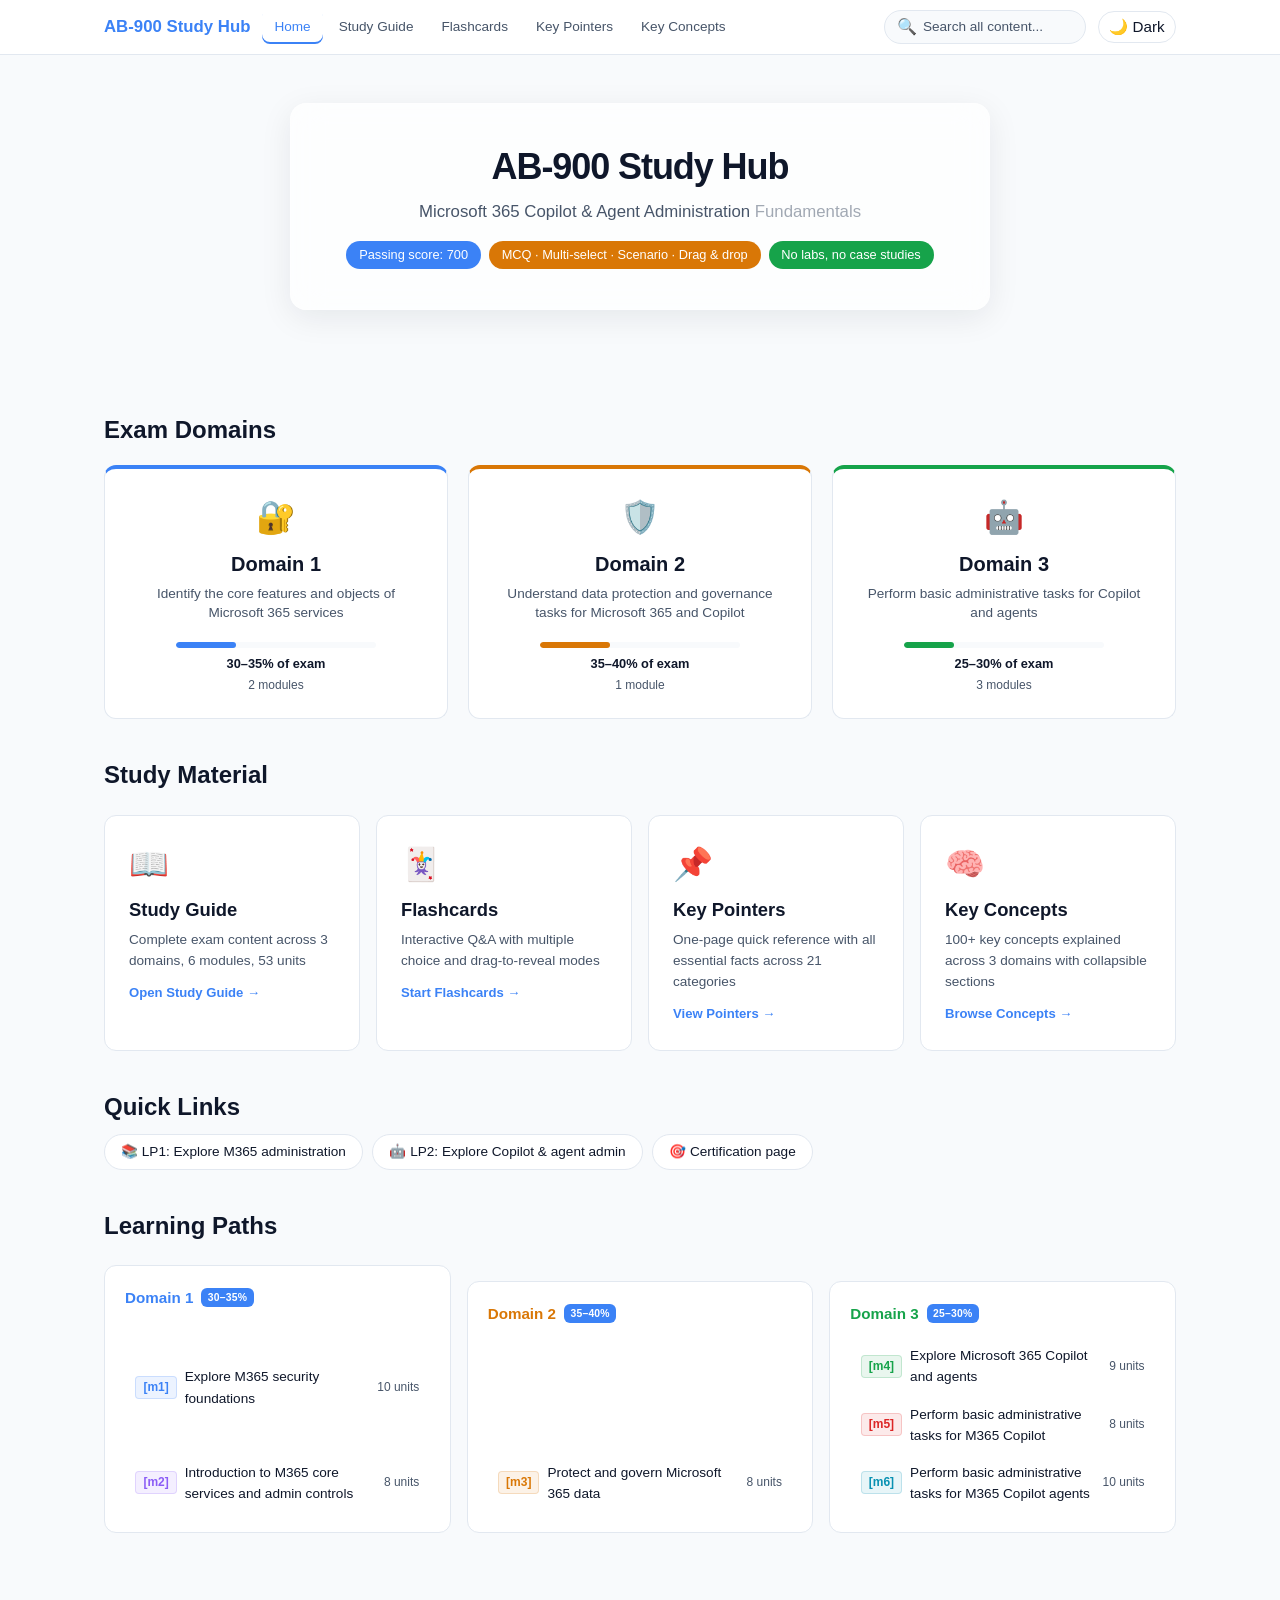
<file: index.html>
<!DOCTYPE html>
<html lang="sv" data-theme="light">
<head>
  <meta charset="UTF-8">
  <meta name="viewport" content="width=device-width, initial-scale=1.0">
  <title>AB-900 Study Hub</title>
  <link rel="stylesheet" href="style.css">
  <link rel="icon" href="data:image/svg+xml,<svg xmlns='http://www.w3.org/2000/svg' viewBox='0 0 100 100'><text y='.9em' font-size='90'>📘</text></svg>">
</head>
<body>
  <header class="header">
    <div class="header-inner">
      <a href="index.html" class="header-logo">AB-900 Study Hub</a>
      <button id="hamburger" class="hamburger" aria-label="Menu">☰</button>
      <nav id="nav" class="nav">
        <a href="index.html" class="active">Home</a>
        <a href="study-guide.html">Study Guide</a>
        <a href="flashcards.html">Flashcards</a>
        <a href="key-pointers.html">Key Pointers</a>
        <a href="key-concepts.html">Key Concepts</a>
      </nav>
      <div class="search-box" id="searchBox">
        <span>🔍</span>
        <input id="searchInput" type="text" placeholder="Search all content...">
        <div id="searchResults" class="search-dropdown"></div>
      </div>
      <button id="themeToggle" class="theme-toggle" aria-label="Toggle theme">🌙 Dark</button>
    </div>
  </header>

  <main>
    <section class="hero">
      <div class="hero-card">
        <h1>AB-900 Study Hub</h1>
        <p class="hero-sub">Microsoft 365 Copilot &amp; Agent Administration <span style="opacity:0.5;">Fundamentals</span></p>
        <div class="hero-tags">
          <span class="tag tag-blue">Passing score: 700</span>
          <span class="tag tag-orange">MCQ &middot; Multi-select &middot; Scenario &middot; Drag &amp; drop</span>
          <span class="tag tag-green">No labs, no case studies</span>
        </div>
      </div>
    </section>

    <div class="container">
      <section class="domains-section">
        <h2>Exam Domains</h2>
        <div class="domain-grid" id="domainGrid"></div>
      </section>

      <section class="materials-section">
        <h2>Study Material</h2>
        <div class="section-grid">
          <a href="study-guide.html" class="section-card">
            <div class="icon">📖</div>
            <h3>Study Guide</h3>
            <p>Complete exam content across 3 domains, 6 modules, 53 units</p>
            <span class="card-cta">Open Study Guide &rarr;</span>
          </a>
          <a href="flashcards.html" class="section-card">
            <div class="icon">🃏</div>
            <h3>Flashcards</h3>
            <p>Interactive Q&amp;A with multiple choice and drag-to-reveal modes</p>
            <span class="card-cta">Start Flashcards &rarr;</span>
          </a>
          <a href="key-pointers.html" class="section-card">
            <div class="icon">📌</div>
            <h3>Key Pointers</h3>
            <p>One-page quick reference with all essential facts across 21 categories</p>
            <span class="card-cta">View Pointers &rarr;</span>
          </a>
          <a href="key-concepts.html" class="section-card">
            <div class="icon">🧠</div>
            <h3>Key Concepts</h3>
            <p>100+ key concepts explained across 3 domains with collapsible sections</p>
            <span class="card-cta">Browse Concepts &rarr;</span>
          </a>
        </div>
      </section>

      <section class="quicklinks-section">
        <h2>Quick Links</h2>
        <div class="pill-group">
          <a href="https://learn.microsoft.com/en-us/training/paths/explore-microsoft-365-administration/" target="_blank" rel="noopener" class="pill-link">📚 LP1: Explore M365 administration</a>
          <a href="https://learn.microsoft.com/en-us/training/paths/explore-microsoft-365-copilot-agent-administration/" target="_blank" rel="noopener" class="pill-link">🤖 LP2: Explore Copilot &amp; agent admin</a>
          <a href="https://learn.microsoft.com/en-us/credentials/certifications/copilot-and-agent-administration-fundamentals/" target="_blank" rel="noopener" class="pill-link">🎯 Certification page</a>
        </div>
      </section>

      <section class="modules-section">
        <h2>Learning Paths</h2>
        <div id="moduleTree" class="section-grid"></div>
      </section>
    </div>
  </main>

  <script src="data/modules.js"></script>
  <script src="data/study-guide.js"></script>
  <script src="data/flashcards.js"></script>
  <script src="data/key-pointers.js"></script>
  <script src="data/key-concepts.js"></script>
  <script src="script.js"></script>
  <script>
    (function() {
      const domainGrid = document.getElementById('domainGrid');
      domainGrid.innerHTML = examDomains.map(function(d, dIdx) {
        var colors = ['#3b82f6', '#d97706', '#16a34a'];
        var icons = ['🔐', '🛡️', '🤖'];
        return '<div class="domain-card" style="border-top:4px solid ' + colors[dIdx] + ';">' +
          '<div class="domain-icon">' + icons[dIdx] + '</div>' +
          '<h3>Domain ' + (dIdx + 1) + '</h3>' +
          '<p class="domain-title">' + d.title + '</p>' +
          '<div class="domain-bar"><div class="domain-bar-fill" style="width:' + d.weight.replace(/[^0-9]/g,'').substring(0,2) + '%;background:' + colors[dIdx] + ';"></div></div>' +
          '<span class="domain-weight">' + d.weight + ' of exam</span>' +
          '<span class="domain-modules">' + d.modules.length + ' module' + (d.modules.length > 1 ? 's' : '') + '</span>' +
          '</div>';
      }).join('');

      var treeContainer = document.getElementById('moduleTree');
      treeContainer.innerHTML = examDomains.map(function(d, dIdx) {
        var colors = ['#3b82f6', '#d97706', '#16a34a'];
        return '<div class="domain-module-group">' +
          '<h4 class="domain-module-header"><span style="color:' + colors[dIdx] + ';">Domain ' + (dIdx + 1) + '</span> <span class="weight-badge">' + d.weight + '</span></h4>' +
          d.modules.map(function(mod) {
            var firstUnitId = mod.units.length > 0 ? mod.units[0].id : '';
            return '<a href="study-guide.html#unit-' + firstUnitId + '" class="module-card">' +
              getModuleBadgeHtml(mod.id) + ' ' + mod.title +
              '<span class="module-count">' + mod.units.length + ' units</span>' +
              '</a>';
          }).join('') +
          '</div>';
      }).join('');
    })();
  </script>
</body>
</html>
</file>
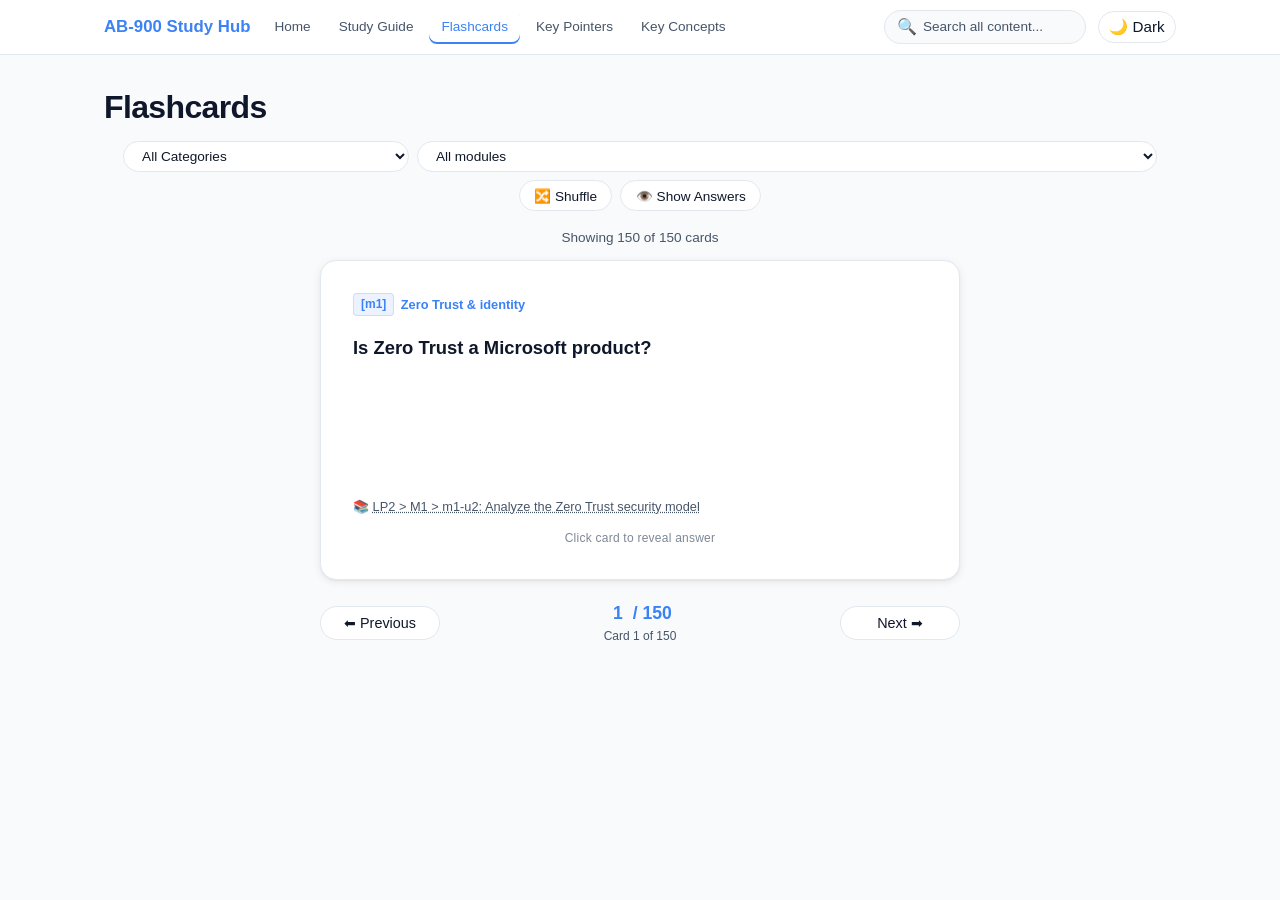
<file: flashcards.html>
<!DOCTYPE html>
<html lang="sv" data-theme="light">
<head>
  <meta charset="UTF-8">
  <meta name="viewport" content="width=device-width, initial-scale=1.0">
  <title>Flashcards — AB-900 Study Hub</title>
  <link rel="stylesheet" href="style.css">
  <link rel="icon" href="data:image/svg+xml,<svg xmlns='http://www.w3.org/2000/svg' viewBox='0 0 100 100'><text y='.9em' font-size='90'>🃏</text></svg>">
</head>
<body>
  <header class="header">
    <div class="header-inner">
      <a href="index.html" class="header-logo">AB-900 Study Hub</a>
      <button id="hamburger" class="hamburger" aria-label="Menu">☰</button>
      <nav id="nav" class="nav">
        <a href="index.html">Home</a>
        <a href="study-guide.html">Study Guide</a>
        <a href="flashcards.html" class="active">Flashcards</a>
        <a href="key-pointers.html">Key Pointers</a>
        <a href="key-concepts.html">Key Concepts</a>
      </nav>
      <div class="search-box" id="searchBox">
        <span>🔍</span>
        <input id="searchInput" type="text" placeholder="Search all content...">
        <div id="searchResults" class="search-dropdown"></div>
      </div>
      <button id="themeToggle" class="theme-toggle" aria-label="Toggle theme">🌙 Dark</button>
    </div>
  </header>

  <div class="container">
    <div style="display:flex; justify-content:space-between; align-items:center; flex-wrap:wrap; gap:0.75rem; margin-bottom:1rem;">
      <h1 style="margin:0;">Flashcards</h1>
      <div class="flashcard-controls">
        <select id="categoryFilter">
          <option value="all">All Categories</option>
        </select>
        <select id="moduleFilter">
          <option value="">All modules</option>
        </select>
        <button id="shuffleBtn" class="theme-toggle">🔀 Shuffle</button>
        <button id="showAllBtn" class="theme-toggle">👁️ Show Answers</button>
      </div>
    </div>

    <div id="cardCounter" class="card-counter">Card 1 / 1</div>

    <div class="flashcard-wrap">
      <div class="flashcard-3d" id="flashcard3d">
        <div class="flashcard-face flashcard-front">
          <div class="card-category" id="cardCategory"></div>
          <div class="card-question" id="questionText"></div>
          <div class="card-ref" id="cardReference"></div>
          <div class="card-flip-prompt">Click card to reveal answer</div>
        </div>
        <div class="flashcard-face flashcard-back">
          <div class="card-answer" id="answerText"></div>
          <div class="card-explanation" id="explanationBox"></div>
          <div id="backLinks" class="card-ref"></div>
          <div class="card-flip-prompt">Click to flip back</div>
        </div>
      </div>
    </div>

    <div class="flashcard-nav">
      <button id="prevBtn" class="theme-toggle">⬅ Previous</button>
      <span class="card-progress">
        <span id="progressCurrent">1</span> / <span id="progressTotal">1</span>
        <span id="progressLabel" class="progress-label"></span>
      </span>
      <button id="nextBtn" class="theme-toggle">Next ➡</button>
    </div>

    <div id="showAnswersPanel" class="show-answers-panel">
      <h2>All Answers</h2>
      <div id="answersList"></div>
    </div>
  </div>

  <script src="data/modules.js"></script>
  <script src="data/study-guide.js"></script>
  <script src="data/flashcards.js"></script>
  <script src="data/key-pointers.js"></script>
  <script src="data/key-concepts.js"></script>
  <script>
    let currentIndex = 0;
    let filteredCards = [...flashcards];
    let shuffled = false;

    const flashcardModuleMap = {
      "Zero Trust & identity": "m1",
      "Identity types in Entra": "m1",
      "MFA & sign-in methods": "m1",
      "Conditional Access": "m1",
      "RBAC, PIM, JEA, JIT": "m1",
      "Identity Secure Score & audit": "m1",
      "Defender XDR": "m1",
      "M365 core services": "m2",
      "Microsoft 365 admin center": "m2",
      "Microsoft Purview": "m3",
      "SharePoint governance": "m3",
      "Microsoft 365 Copilot": "m4",
      "Agents": "m4",
      "Work IQ, content safety, groundedness": "m4",
      "Licensing": "m5",
      "Adoption & rollout": "m5",
      "Responsible AI": "m4",
      "Hybrid identity": "m1",
      "Intune": "m1",
      "Numbers to remember": null
    };

    const $ = id => document.getElementById(id);
    const categoryFilter = $('categoryFilter');
    const moduleFilter = $('moduleFilter');
    const cardCounter = $('cardCounter');
    const flashcard3d = $('flashcard3d');
    const questionText = $('questionText');
    const cardCategory = $('cardCategory');
    const answerText = $('answerText');
    const explanationBox = $('explanationBox');
    const backLinks = $('backLinks');
    const cardRef = $('cardReference');
    const prevBtn = $('prevBtn');
    const nextBtn = $('nextBtn');
    const showAllBtn = $('showAllBtn');
    const answersList = $('answersList');
    const showPanel = $('showAnswersPanel');
    const shuffleBtn = $('shuffleBtn');
    const progressCurrent = $('progressCurrent');
    const progressTotal = $('progressTotal');
    const progressLabel = $('progressLabel');

    // Populate category filter
    flashcardCategories.forEach(cat => {
      const opt = document.createElement('option');
      opt.value = cat;
      opt.textContent = cat;
      categoryFilter.appendChild(opt);
    });

    // Populate module filter
    examDomains.forEach((d, dIdx) => {
      d.modules.forEach(mod => {
        const opt = document.createElement('option');
        opt.value = mod.id;
        opt.textContent = 'Domain ' + (dIdx + 1) + ' (' + d.weight + '): ' + d.shortTitle + ' \u2192 ' + mod.title;
        moduleFilter.appendChild(opt);
      });
    });

    // Construct direct unit URL from module URL
    function getUnitUrl(moduleUrl, unitId) {
      if (!moduleUrl || !unitId) return null;
      if (!moduleUrl.includes('/training/modules/')) return null;
      const unitNum = unitId.split('-u')[1];
      if (!unitNum) return null;
      const unit = findUnit(unitId);
      if (!unit || !unit.urlSlug) return null;
      return moduleUrl.replace(/\/?$/, '/') + unitNum + '-' + unit.urlSlug + '/';
    }

    // Card flip
    flashcard3d.addEventListener('click', () => {
      flashcard3d.classList.toggle('flipped');
    });

    let searchQuery = '';

    function applyFilters() {
      const cat = categoryFilter.value;
      const modVal = moduleFilter.value;
      let cards = cat === 'all' ? [...flashcards] : flashcards.filter(c => c.category === cat);
      if (modVal) {
        cards = cards.filter(c => flashcardModuleMap[c.category] === modVal);
      }
      if (shuffled) cards.sort(() => 0.5 - Math.random());
      if (searchQuery) {
        cards = cards.filter(c =>
          c.question.toLowerCase().includes(searchQuery) ||
          c.answer.toLowerCase().includes(searchQuery) ||
          c.category.toLowerCase().includes(searchQuery) ||
          (c.reference && c.reference.toLowerCase().includes(searchQuery))
        );
      }
      filteredCards = cards;
      currentIndex = 0;
      renderCard();
    }

    window.pageSearch = function(q) { searchQuery = q; applyFilters(); };

    categoryFilter.addEventListener('change', applyFilters);
    moduleFilter.addEventListener('change', applyFilters);

    shuffleBtn.addEventListener('click', () => {
      shuffled = !shuffled;
      shuffleBtn.style.opacity = shuffled ? '1' : '0.6';
      applyFilters();
    });

    prevBtn.addEventListener('click', () => {
      if (currentIndex > 0) { currentIndex--; renderCard(); }
    });
    nextBtn.addEventListener('click', () => {
      if (currentIndex < filteredCards.length - 1) { currentIndex++; renderCard(); }
    });

    document.addEventListener('keydown', (e) => {
      if (e.key === 'ArrowLeft' && currentIndex > 0) { currentIndex--; renderCard(); }
      if (e.key === 'ArrowRight' && currentIndex < filteredCards.length - 1) { currentIndex++; renderCard(); }
    });

    function renderCard() {
      const card = filteredCards[currentIndex];
      flashcard3d.classList.remove('flipped');

      if (!card || filteredCards.length === 0) {
        cardCounter.textContent = 'No cards match your filters';
        questionText.textContent = '';
        cardRef.innerHTML = '';
        backLinks.innerHTML = '';
        explanationBox.classList.remove('visible');
        answerText.textContent = '';
        progressCurrent.textContent = '0';
        progressTotal.textContent = '0';
        progressLabel.textContent = '';
        return;
      }

      cardCounter.textContent = 'Showing ' + filteredCards.length + ' of ' + flashcards.length + ' cards';
      progressCurrent.textContent = currentIndex + 1;
      progressTotal.textContent = filteredCards.length;
      progressLabel.textContent = 'Card ' + (currentIndex + 1) + ' of ' + filteredCards.length;

      // Front — question
      questionText.textContent = card.question;
      const modId = flashcardModuleMap[card.category];
      if (modId) {
        cardCategory.innerHTML = getModuleBadgeHtml(modId) + ' ' + card.category;
      } else {
        cardCategory.textContent = card.category;
      }

      // Exact LP/Module/Unit address
      const cardLabel = findUnit(card.unitId);
      const mod = findModule(card.moduleId);
      const lp = getLearningPathForModule(card.moduleId);
      let exactAddr = '';
      if (lp && mod && cardLabel) {
        const lpNum = lp.id === 'lp1' ? 'LP1' : 'LP2';
        exactAddr = lpNum + ' &gt; ' + mod.id.toUpperCase() + ' &gt; ' + card.unitId + ': ' + cardLabel.title;
      } else if (card.reference) {
        exactAddr = card.reference;
      }

      // Front — reference (linkable to unit)
      const unitUrl = getUnitUrl(card.learnLink, card.unitId);
      cardRef.innerHTML = unitUrl
        ? '<span>📚 <a href="' + unitUrl + '" target="_blank" rel="noopener" style="color:var(--text-secondary);text-decoration:underline;text-decoration-style:dotted;">' + exactAddr + '</a></span>'
        : '<span>📚 ' + exactAddr + '</span>';

      // Back — answer + explanation
      answerText.textContent = card.answer;

      let backRefHtml = '<span>📚 ' + exactAddr + '</span>';
      if (unitUrl) {
        backRefHtml += ' &middot; <a href="' + unitUrl + '" target="_blank" rel="noopener">📖 Learn more</a>';
      } else if (card.learnLink) {
        backRefHtml += ' &middot; <a href="' + card.learnLink + '" target="_blank" rel="noopener">📖 Learn more</a>';
      }
      backLinks.innerHTML = backRefHtml;

      if (card.explanation) {
        explanationBox.innerHTML = '<strong>Explanation:</strong> ' + card.explanation;
        explanationBox.classList.add('visible');
      } else {
        explanationBox.classList.remove('visible');
      }
    }

    // Show All Answers
    showAllBtn.addEventListener('click', () => {
      const isOpen = showPanel.classList.toggle('open');
      showAllBtn.textContent = isOpen ? '🙈 Hide Answers' : '👁️ Show Answers';
      if (!isOpen) return;

      const cat = categoryFilter.value;
      const cards = cat === 'all' ? flashcards : flashcards.filter(c => c.category === cat);
      answersList.innerHTML = cards.map(c => {
        const cl = findUnit(c.unitId);
        const m = findModule(c.moduleId);
        const lp2 = getLearningPathForModule(c.moduleId);
        let addr = c.reference || '';
        if (lp2 && m && cl) {
          const n = lp2.id === 'lp1' ? 'LP1' : 'LP2';
          addr = n + ' > ' + m.id.toUpperCase() + ' > ' + c.unitId + ': ' + cl.title;
        }
        const unitUrl = getUnitUrl(c.learnLink, c.unitId);
        const linkHtml = unitUrl ? ' &middot; <a href="' + unitUrl + '" target="_blank" rel="noopener" style="color:var(--primary);">📖 Learn more</a>' : '';
        return `
        <div class="show-answers-item">
          <q>${c.question}</q>
          <div class="answer">${c.answer}</div>
          ${c.explanation ? '<div class="explanation">' + c.explanation + '</div>' : ''}
          <div class="explanation">📚 ${addr}${linkHtml}</div>
        </div>`;
      }).join('');
    });

    renderCard();
  </script>
  <script src="script.js"></script>
</body>
</html>
</file>
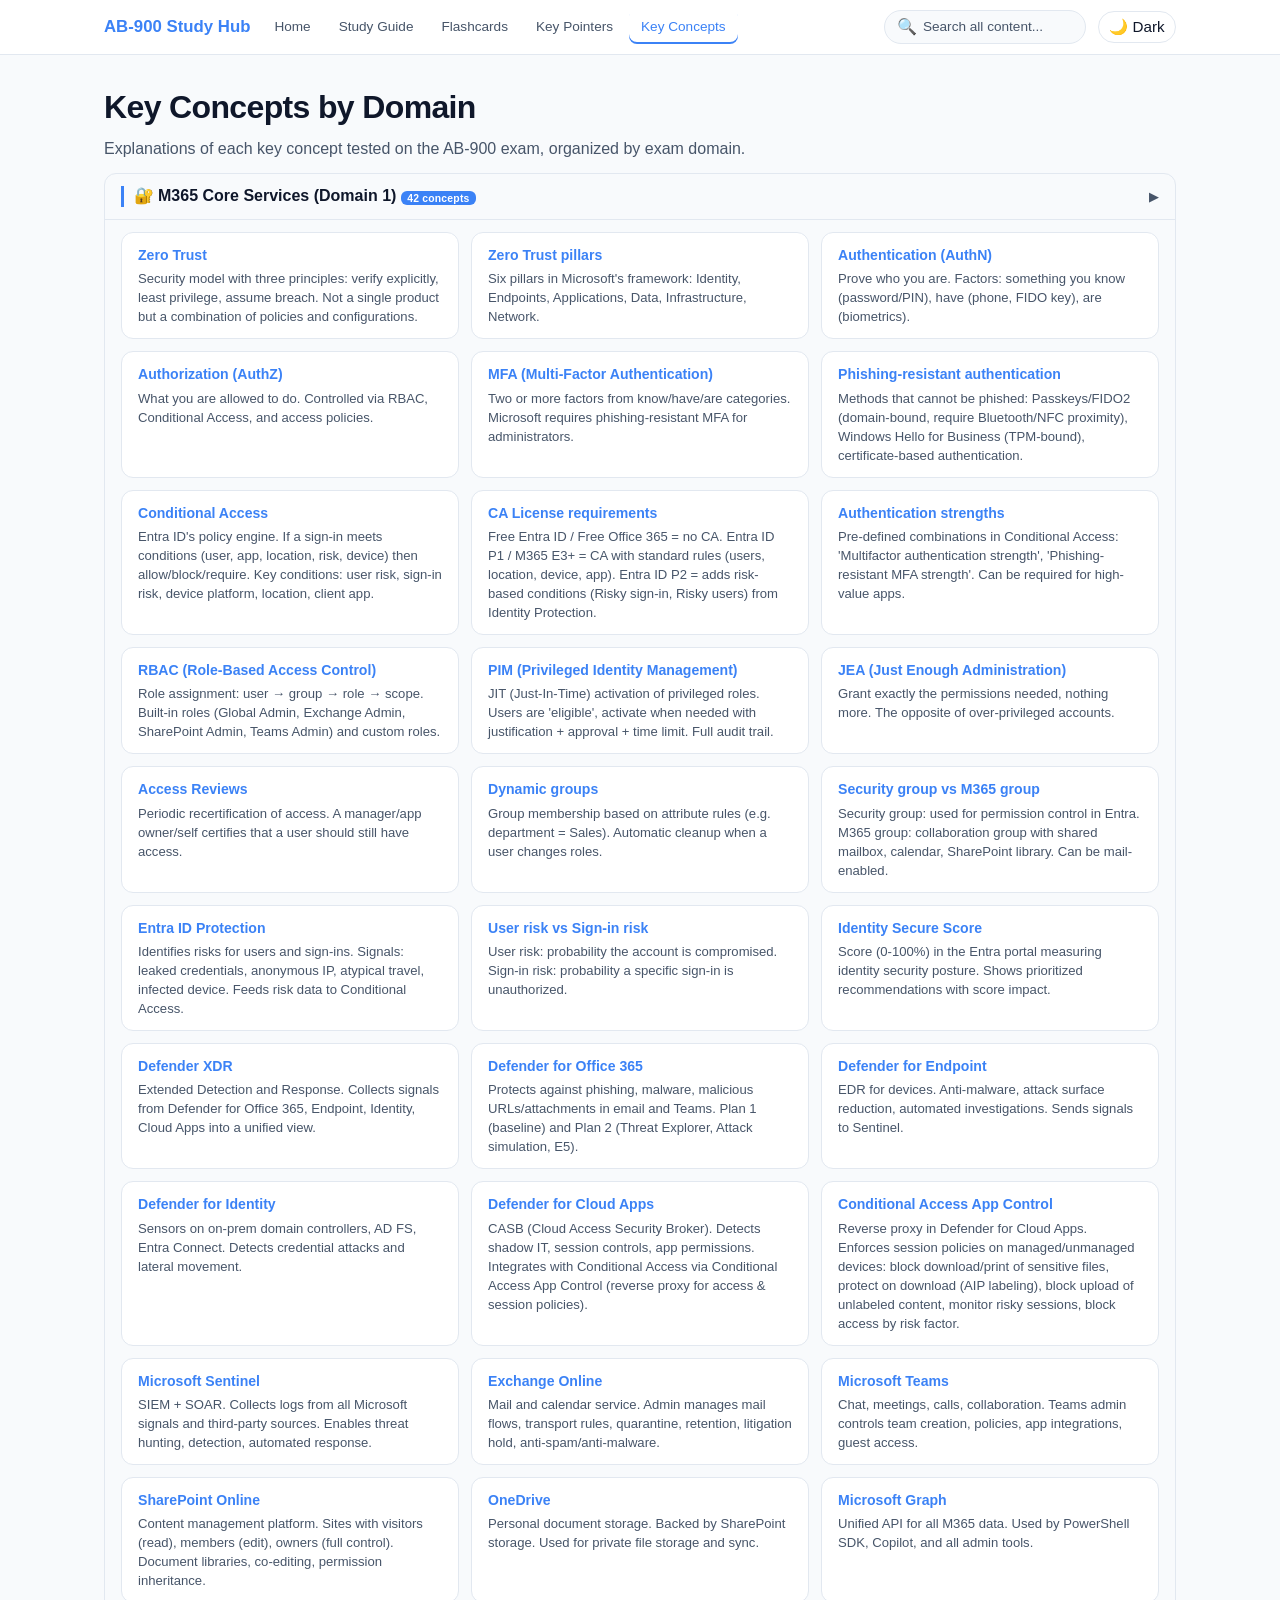
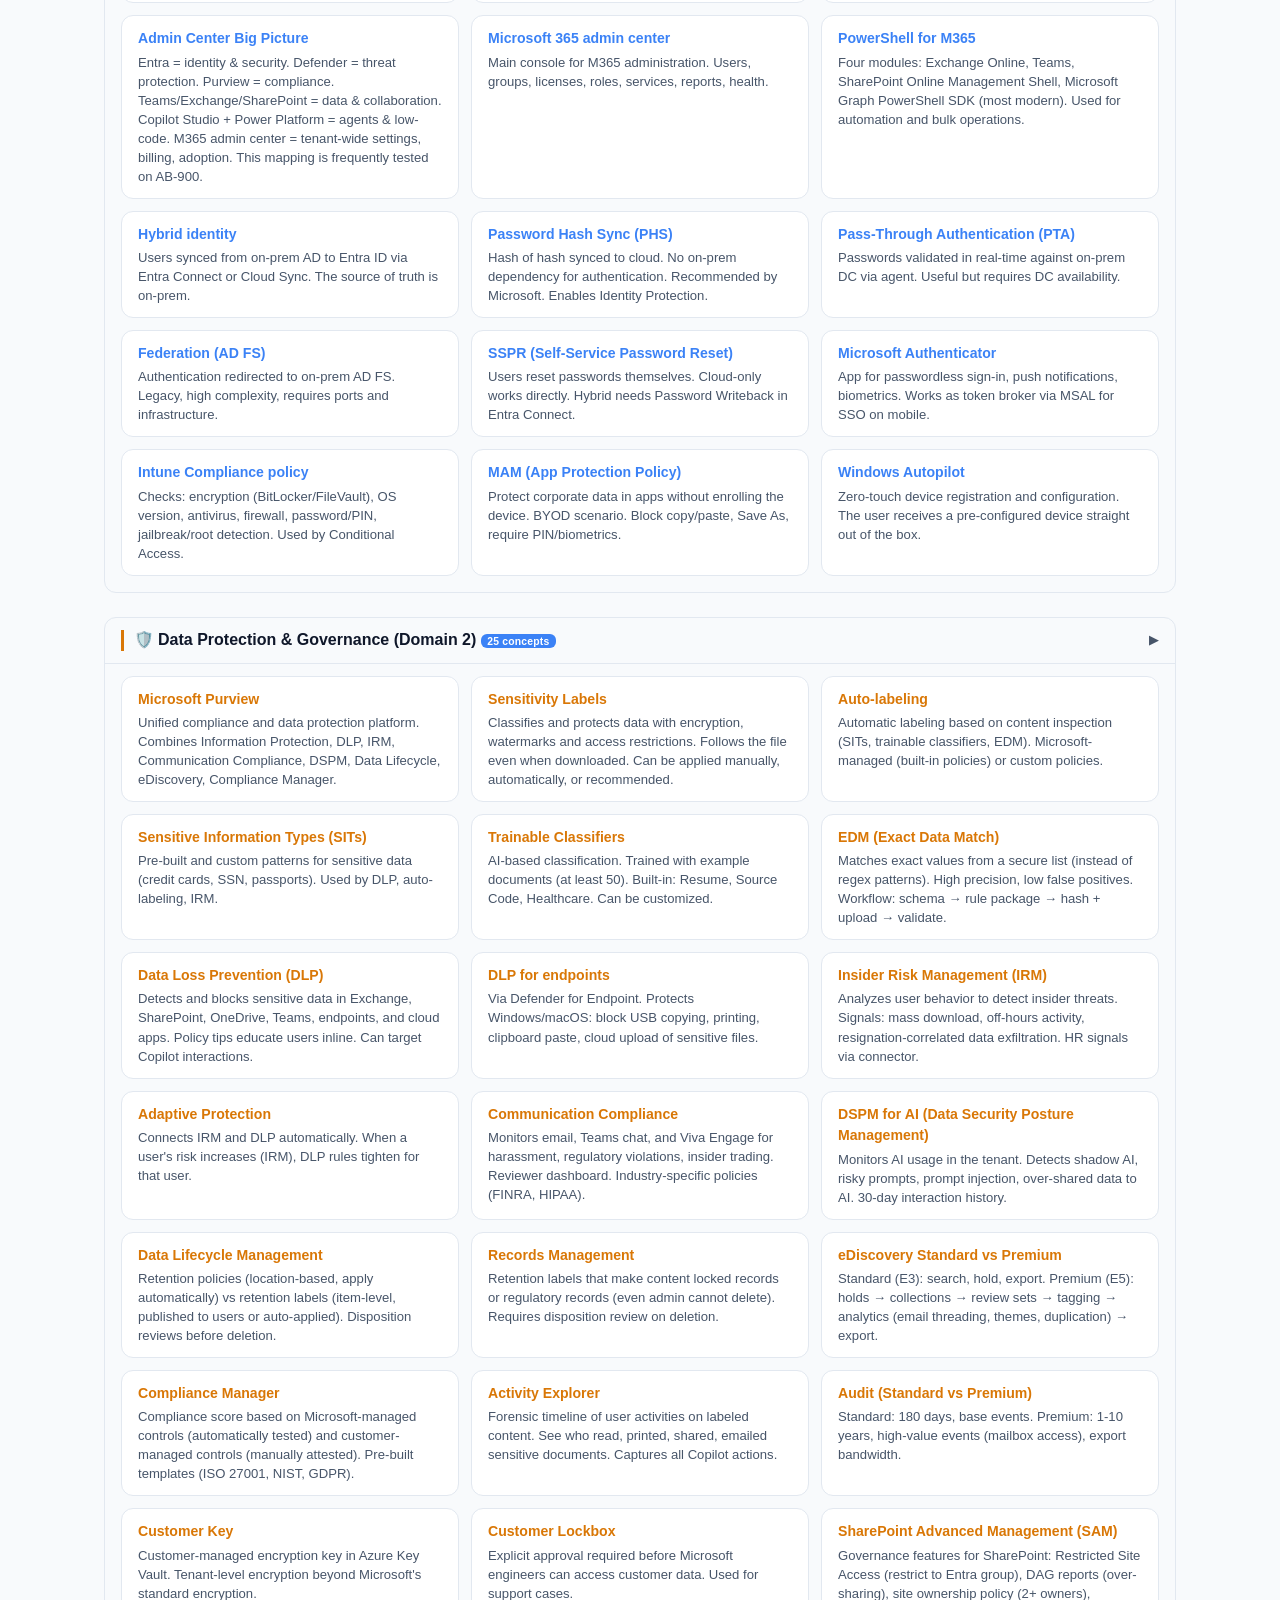
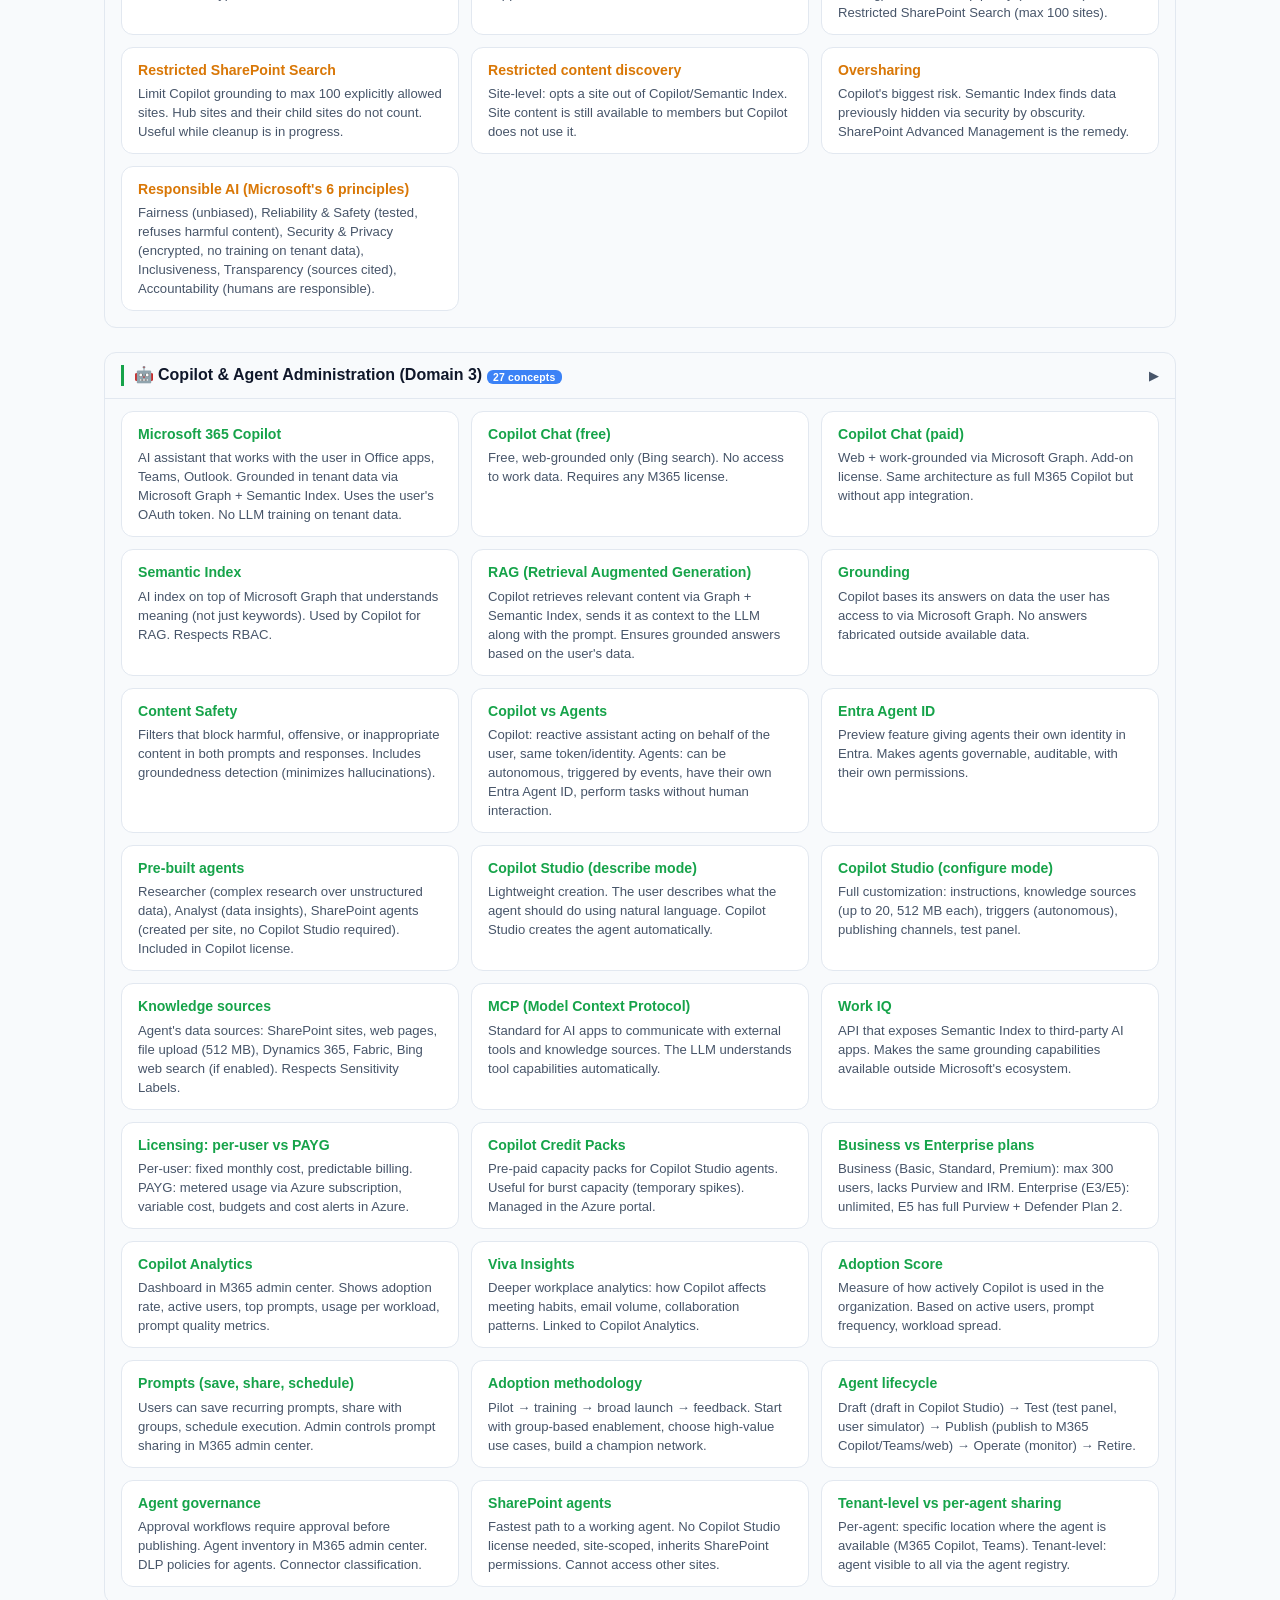
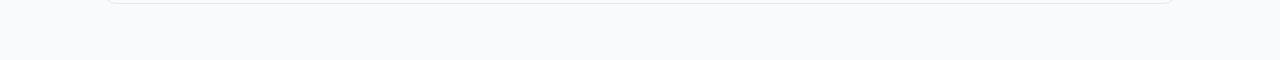
<file: key-concepts.html>
<!DOCTYPE html>
<html lang="sv" data-theme="light">
<head>
  <meta charset="UTF-8">
  <meta name="viewport" content="width=device-width, initial-scale=1.0">
  <title>Key Concepts — AB-900 Study Hub</title>
  <link rel="stylesheet" href="style.css">
  <link rel="icon" href="data:image/svg+xml,<svg xmlns='http://www.w3.org/2000/svg' viewBox='0 0 100 100'><text y='.9em' font-size='90'>🧠</text></svg>">
</head>
<body>
  <header class="header">
    <div class="header-inner">
      <a href="index.html" class="header-logo">AB-900 Study Hub</a>
      <button id="hamburger" class="hamburger" aria-label="Menu">☰</button>
      <nav id="nav" class="nav">
        <a href="index.html">Home</a>
        <a href="study-guide.html">Study Guide</a>
        <a href="flashcards.html">Flashcards</a>
        <a href="key-pointers.html">Key Pointers</a>
        <a href="key-concepts.html" class="active">Key Concepts</a>
      </nav>
      <div class="search-box" id="searchBox">
        <span>🔍</span>
        <input id="searchInput" type="text" placeholder="Search all content...">
        <div id="searchResults" class="search-dropdown"></div>
      </div>
      <button id="themeToggle" class="theme-toggle" aria-label="Toggle theme">🌙 Dark</button>
    </div>
  </header>

  <div class="container">
    <h1>Key Concepts by Domain</h1>
    <p>Explanations of each key concept tested on the AB-900 exam, organized by exam domain.</p>

    <div id="conceptsContent"></div>
  </div>

  <script src="data/modules.js"></script>
  <script src="data/study-guide.js"></script>
  <script src="data/flashcards.js"></script>
  <script src="data/key-pointers.js"></script>
  <script src="data/key-concepts.js"></script>
  <script>
    (function() {
      var container = document.getElementById('conceptsContent');
      var domainColors = { d1: '#3b82f6', d2: '#d97706', d3: '#16a34a' };
      var domainIcons = { d1: '\uD83D\uDD10', d2: '\uD83D\uDEE1\uFE0F', d3: '\uD83E\uDD16' };
      var html = '';

      keyConceptsByDomain.forEach(function(d) {
        var color = domainColors[d.domain] || '#3b82f6';
        html += '<div class="concept-domain" id="' + d.domain + '" data-domain="' + d.domain + '">';
        html += '<div class="concept-domain-header" onclick="toggleDomain(this)">';
        html += '<h2 style="border-left:3px solid ' + color + ';padding-left:0.6rem;">' + domainIcons[d.domain] + ' ' + d.title + ' <span class="weight-badge">' + d.concepts.length + ' concepts</span></h2>';
        html += '<span class="chevron">\u25B6</span>';
        html += '</div>';
        html += '<div class="concept-domain-body open">';
        html += '<div class="concept-grid">';

        d.concepts.forEach(function(c) {
          html += '<div class="concept-card">';
          html += '<div class="concept-term" style="color:' + color + ';">' + c.term + '</div>';
          html += '<div class="concept-expl">' + c.explanation + '</div>';
          html += '</div>';
        });

        html += '</div></div></div>';
      });

      container.innerHTML = html;

      // Handle hash after rendering
      if (location.hash) {
        var target = document.getElementById(location.hash.replace('#',''));
        if (target) {
          target.querySelector('.concept-domain-body').classList.add('open');
          target.querySelector('.chevron').classList.add('open');
          setTimeout(function() { target.scrollIntoView({ behavior: 'smooth', block: 'start' }); }, 100);
        }
      }
    })();

    function toggleDomain(el) {
      var body = el.nextElementSibling;
      var chevron = el.querySelector('.chevron');
      body.classList.toggle('open');
      chevron.classList.toggle('open');
    }
  </script>
  <script>
    window.addEventListener('hashchange', function() {
      if (location.hash) {
        var target = document.getElementById(location.hash.replace('#',''));
        if (target) {
          target.querySelector('.concept-domain-body').classList.add('open');
          target.querySelector('.chevron').classList.add('open');
          setTimeout(function() { target.scrollIntoView({ behavior: 'smooth', block: 'start' }); }, 50);
        }
      }
    });
  </script>
  <script src="script.js"></script>
</body>
</html>
</file>
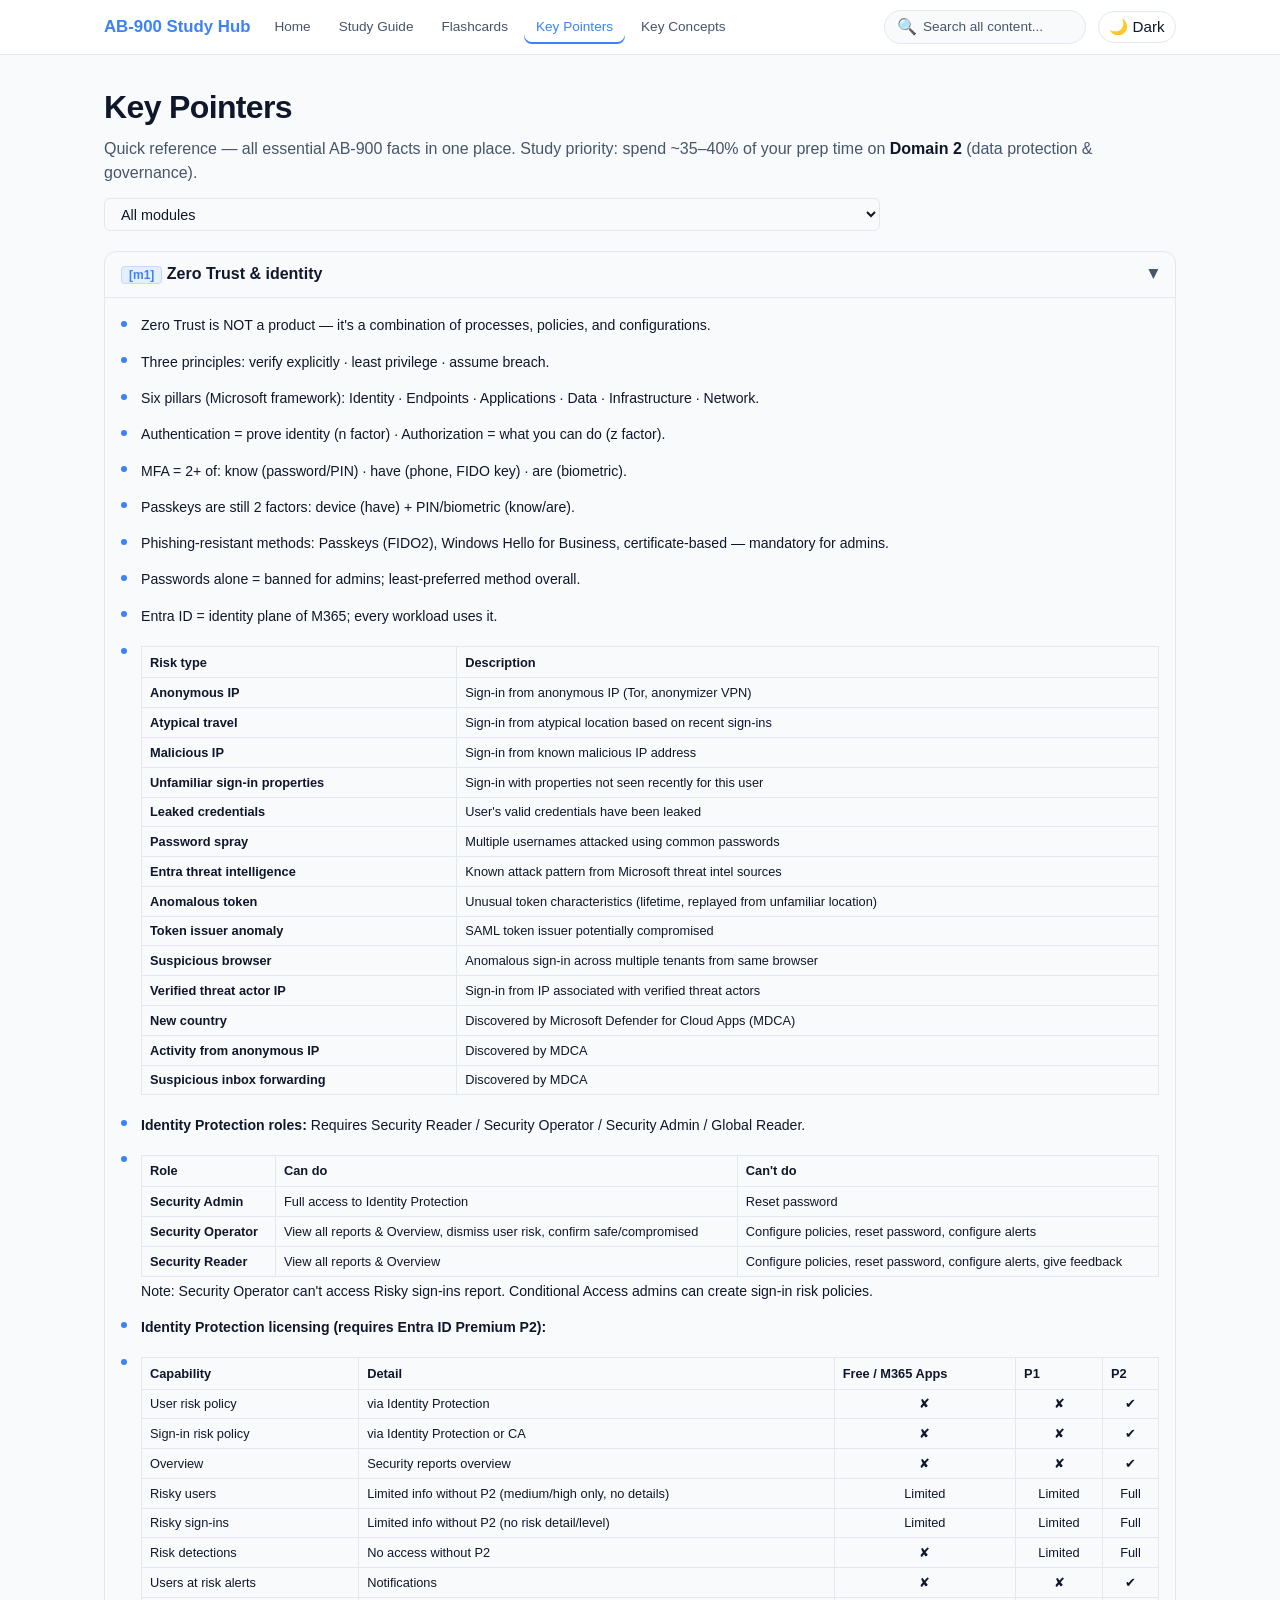
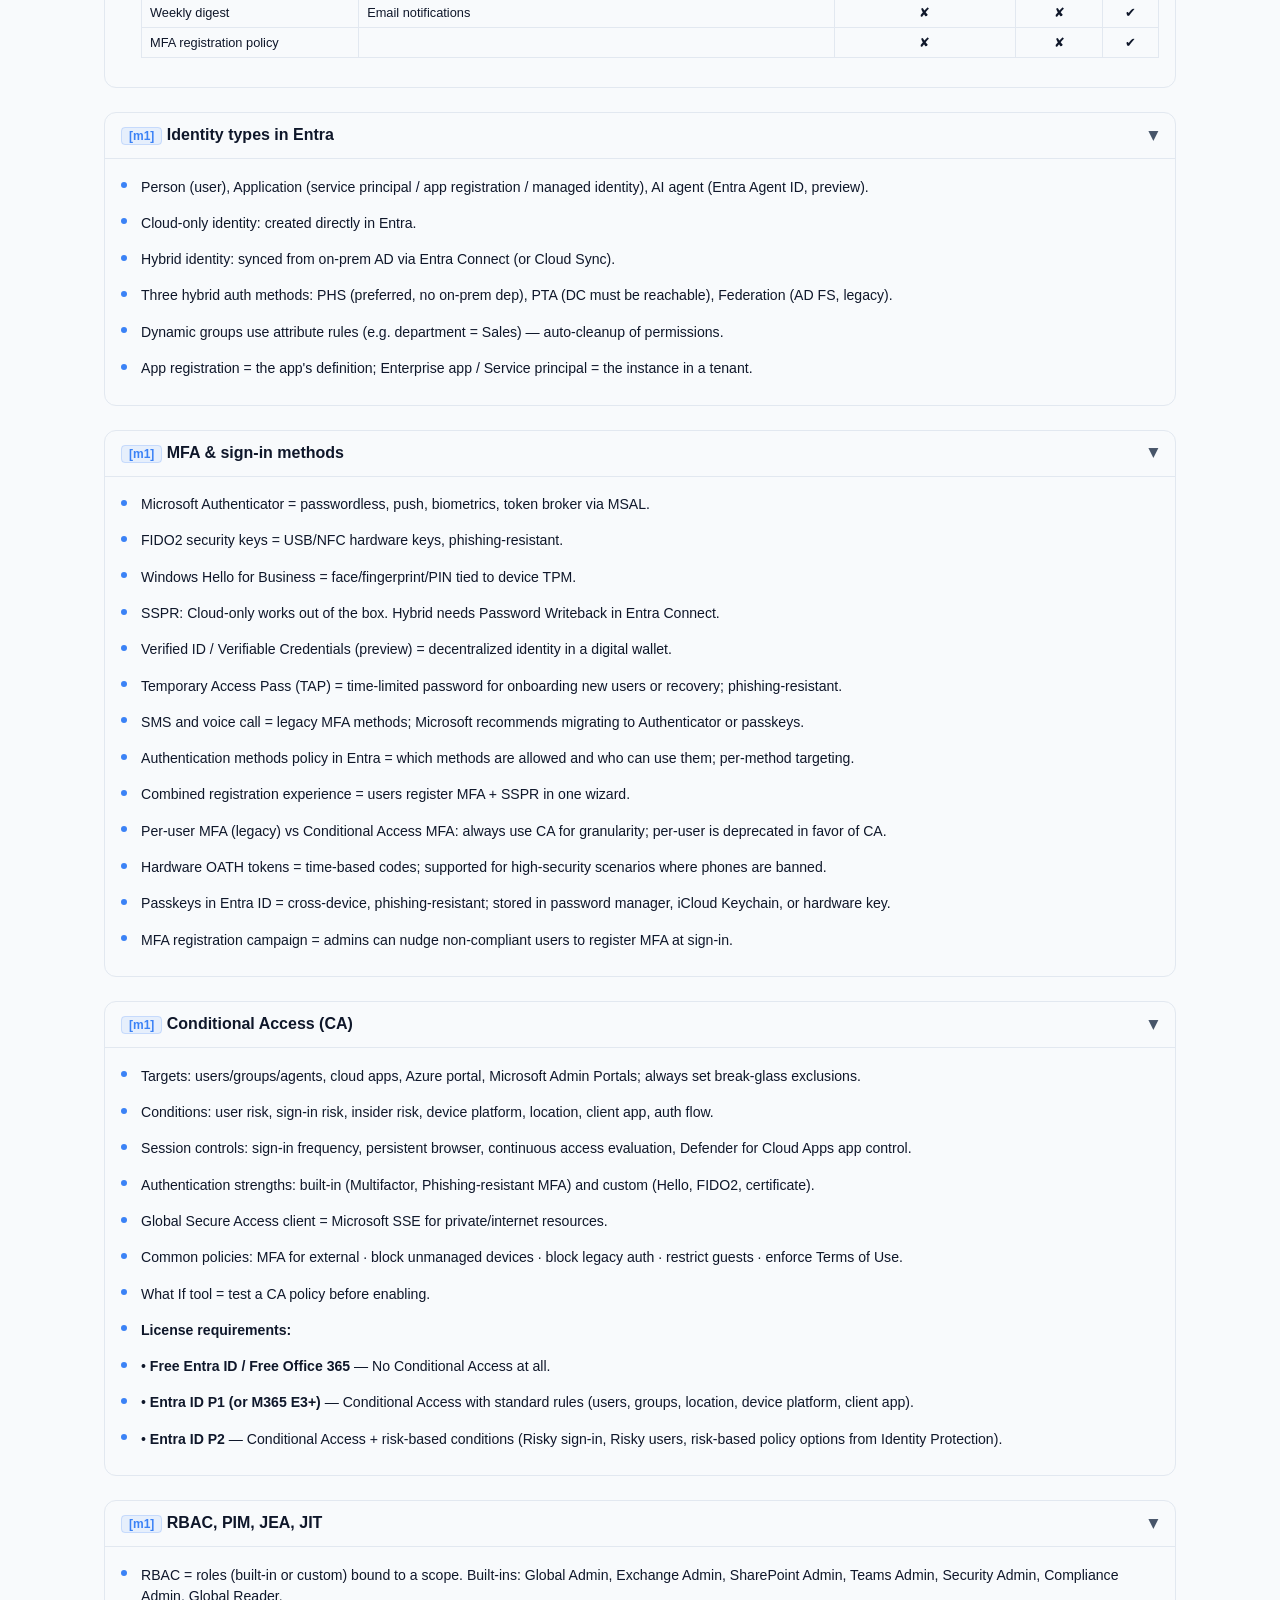
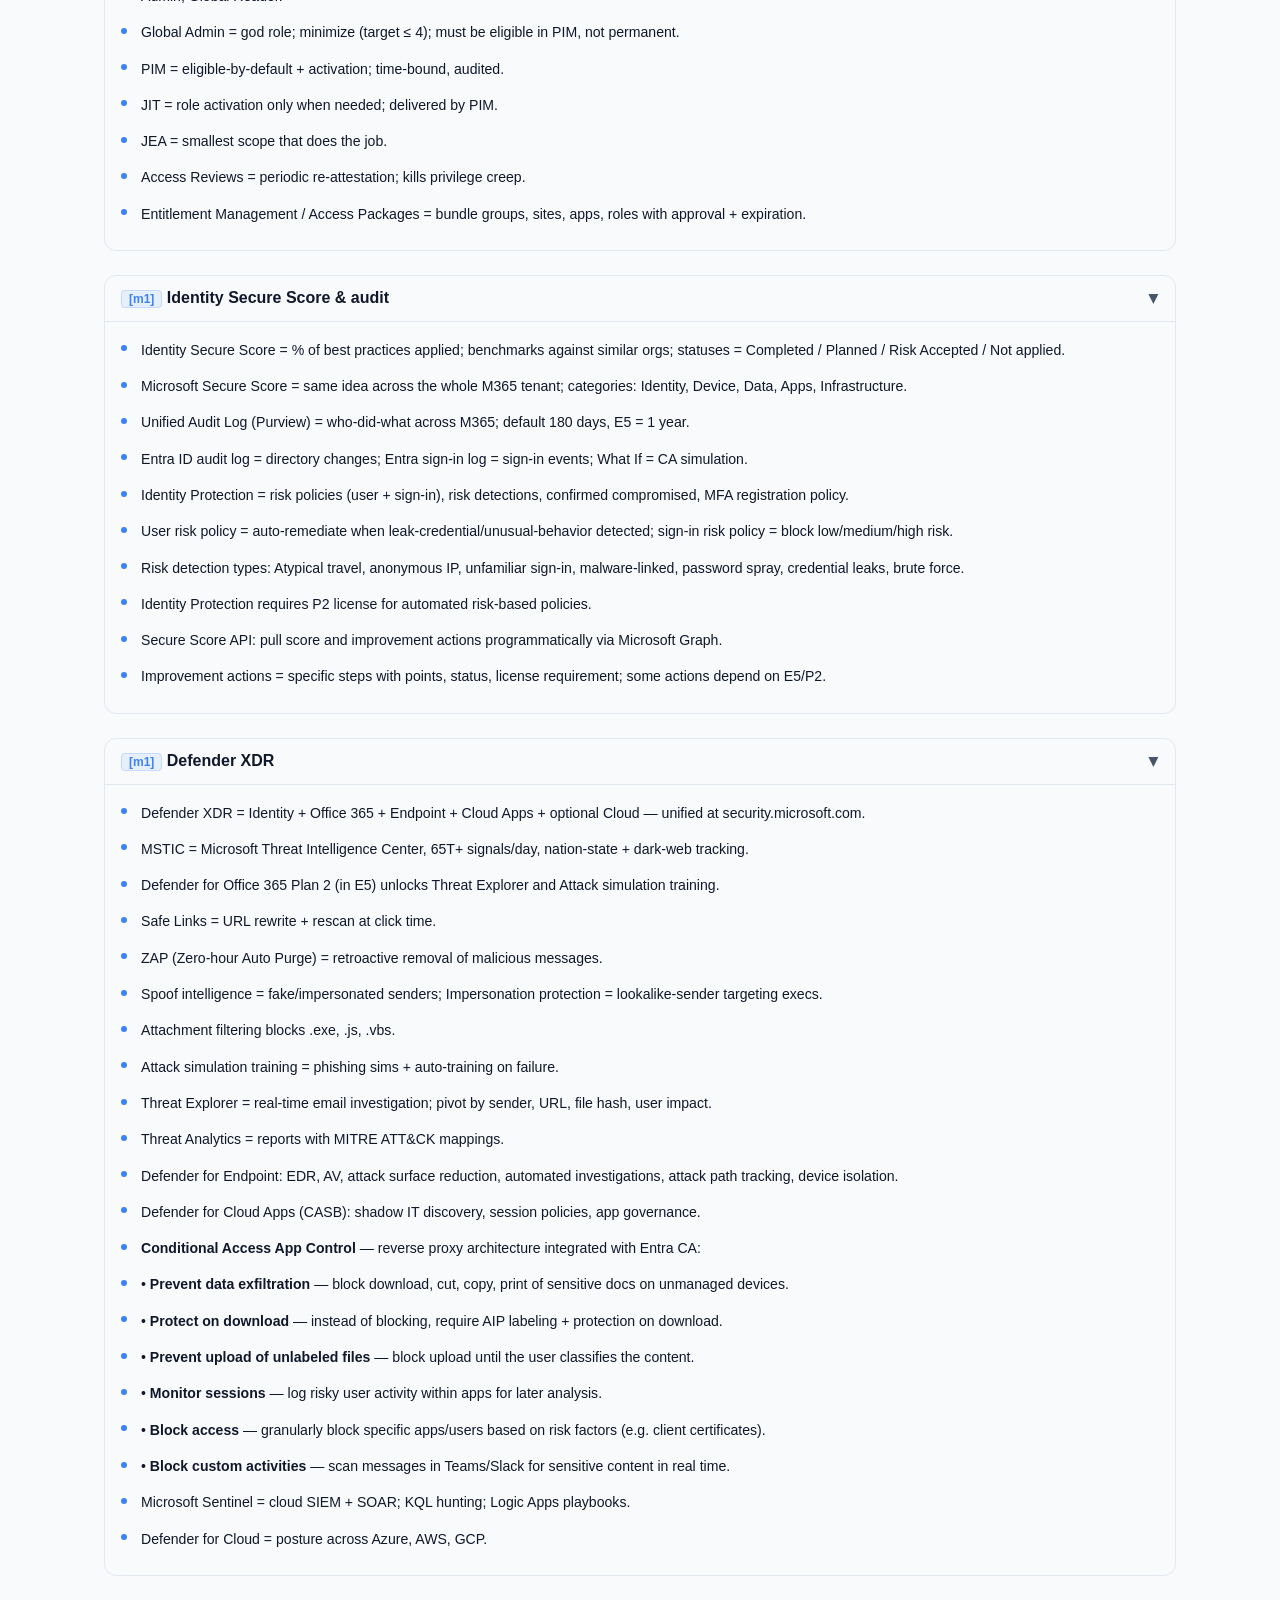
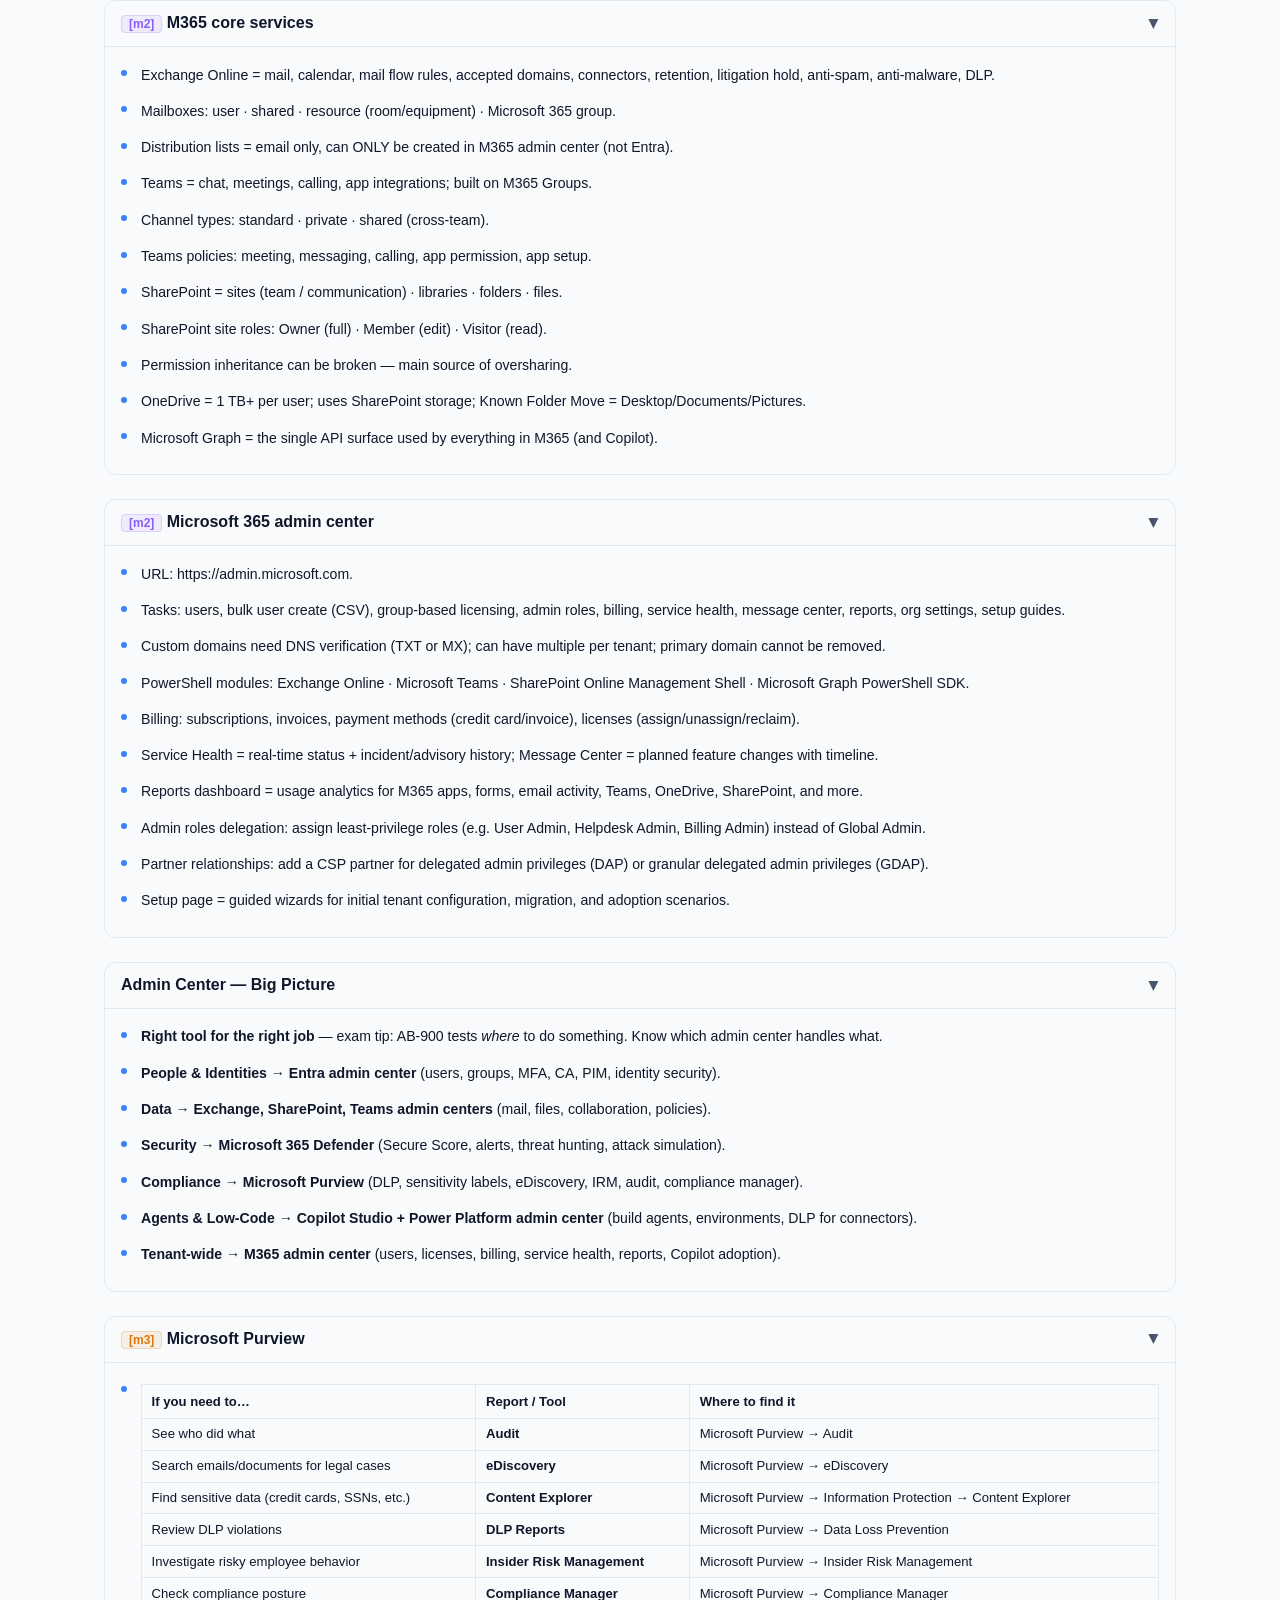
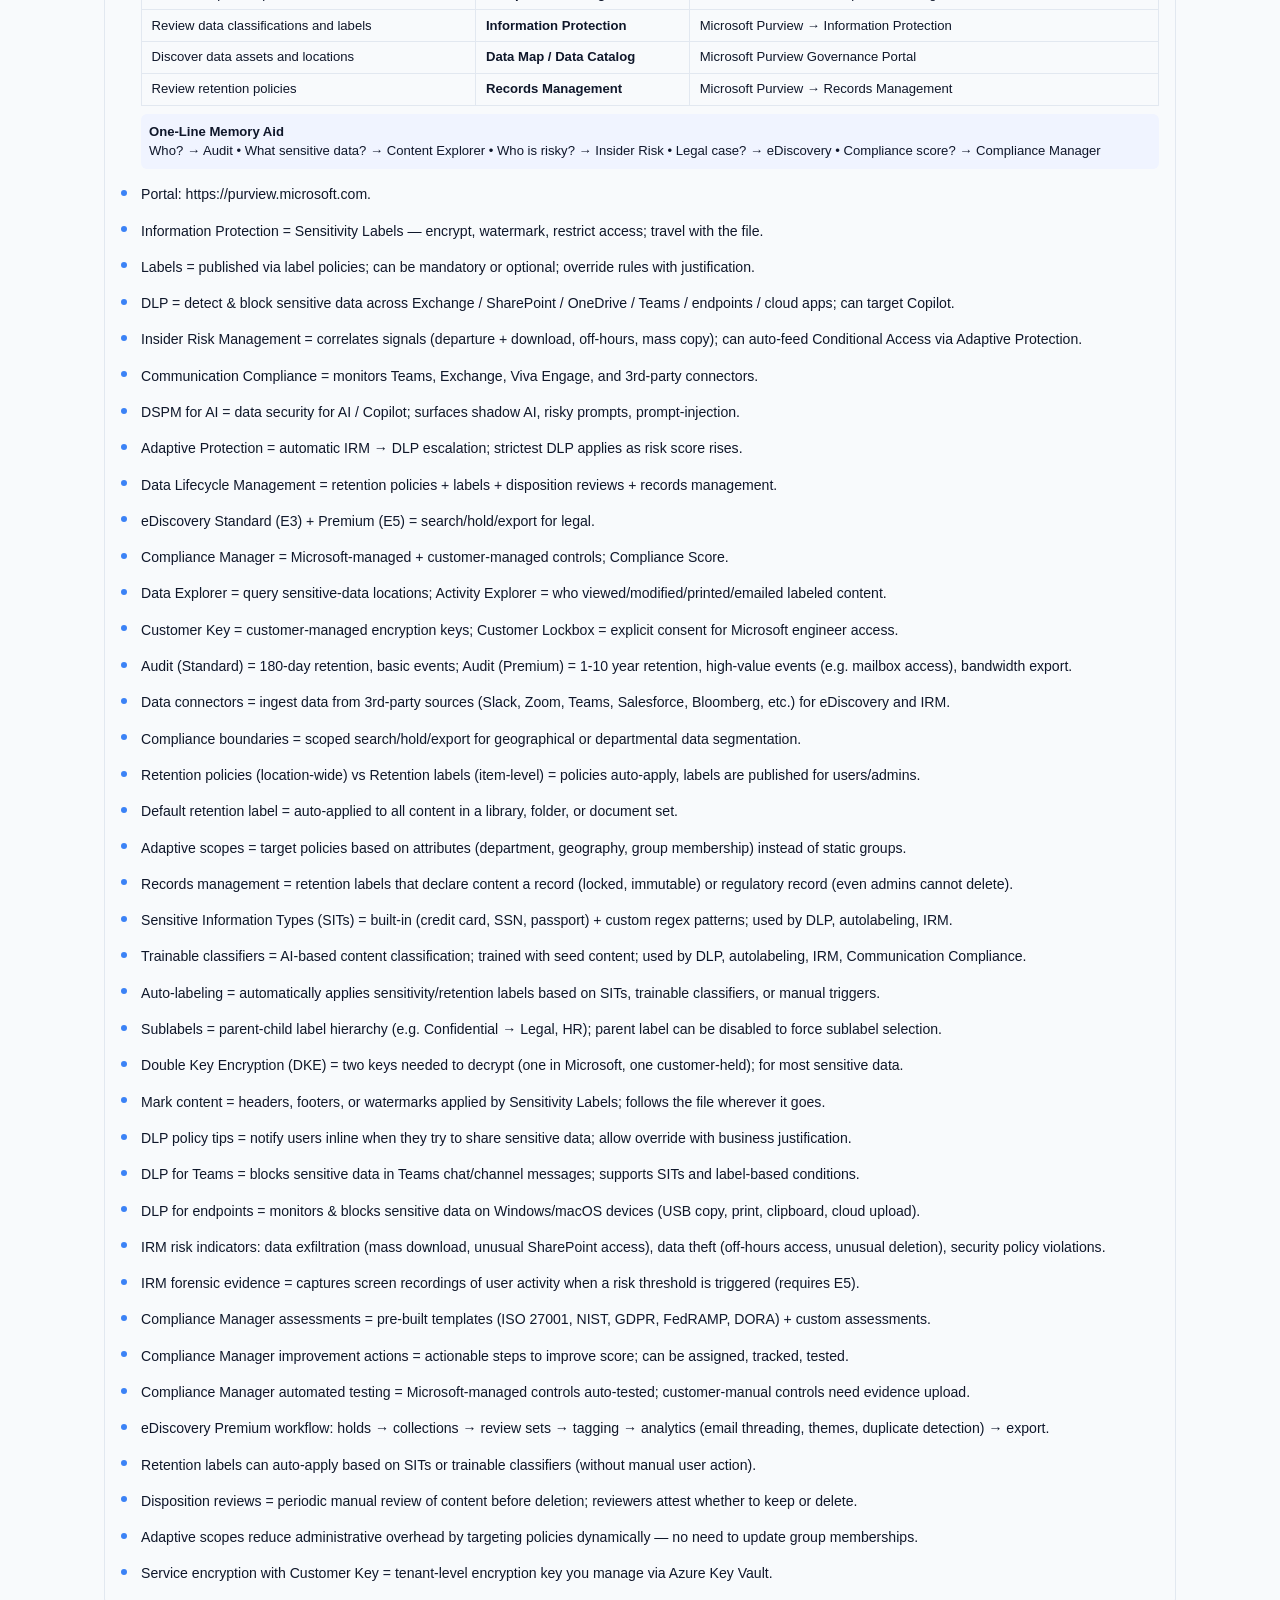
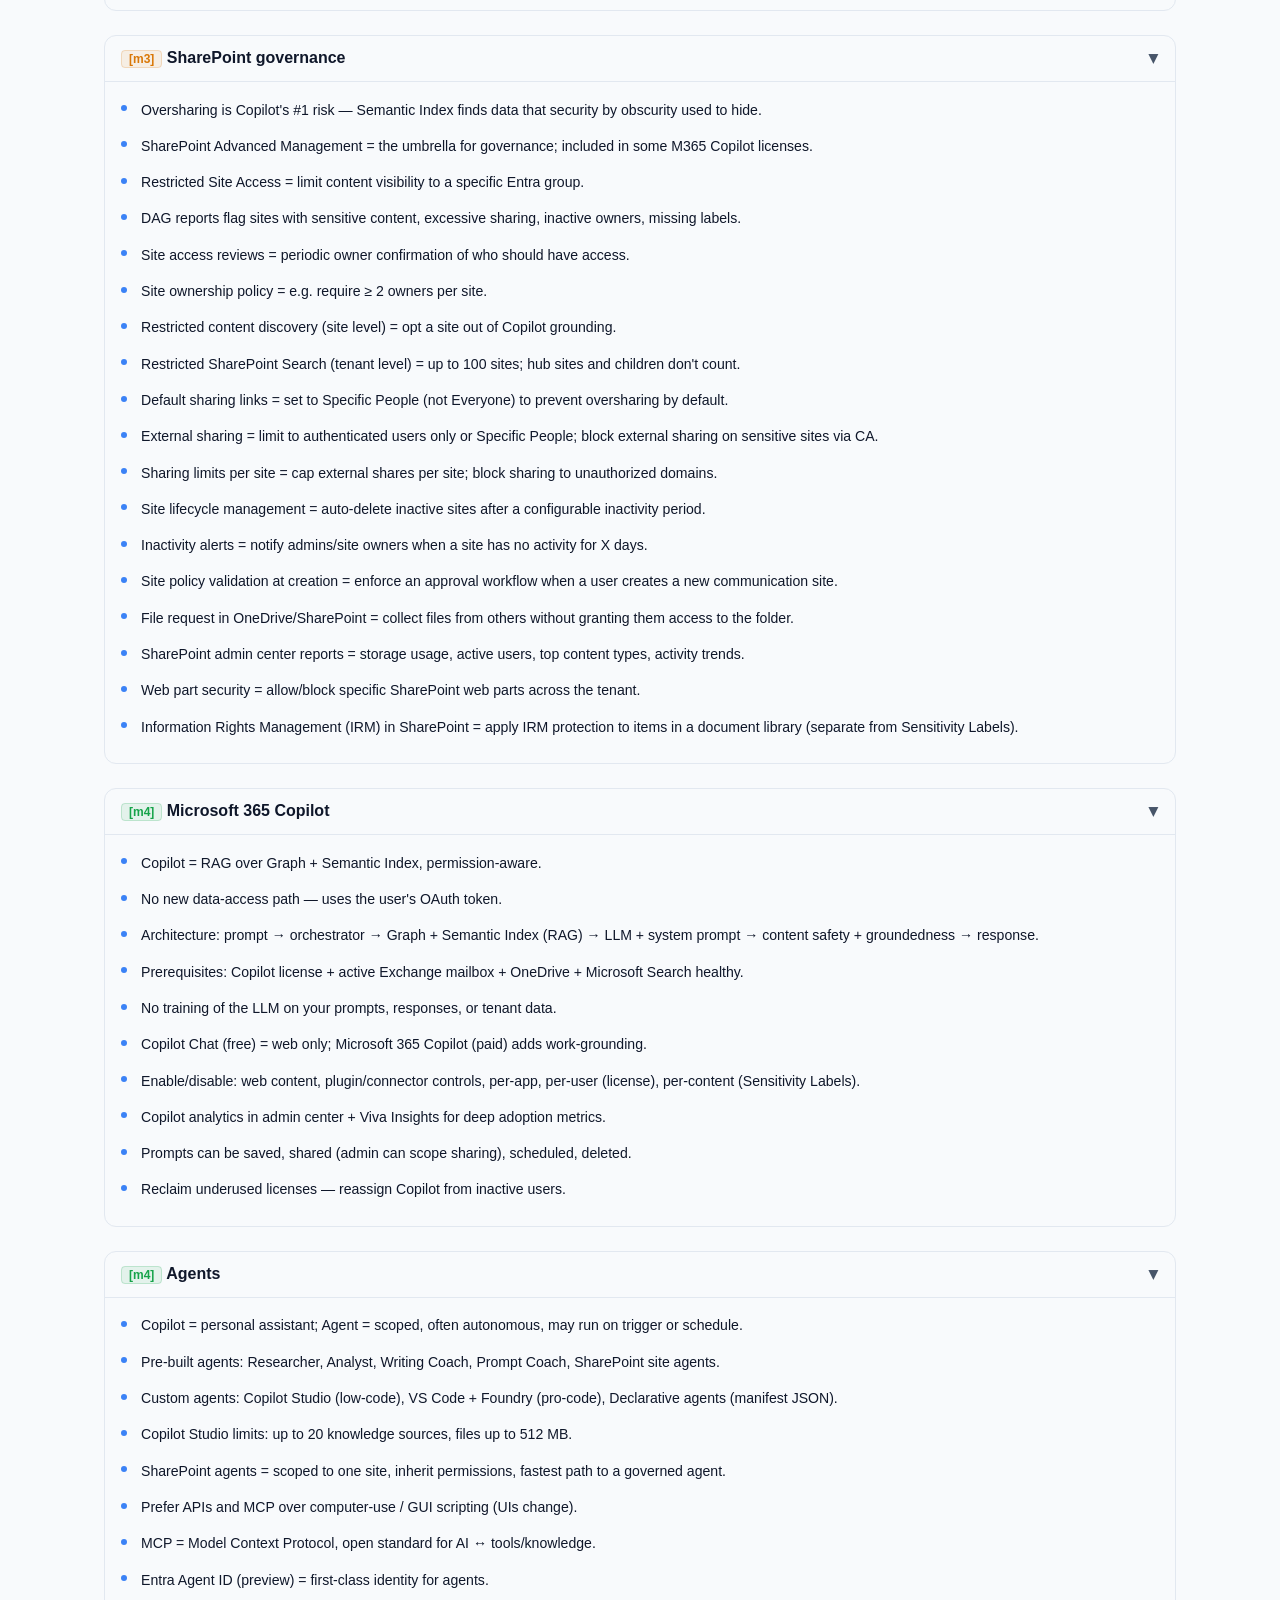
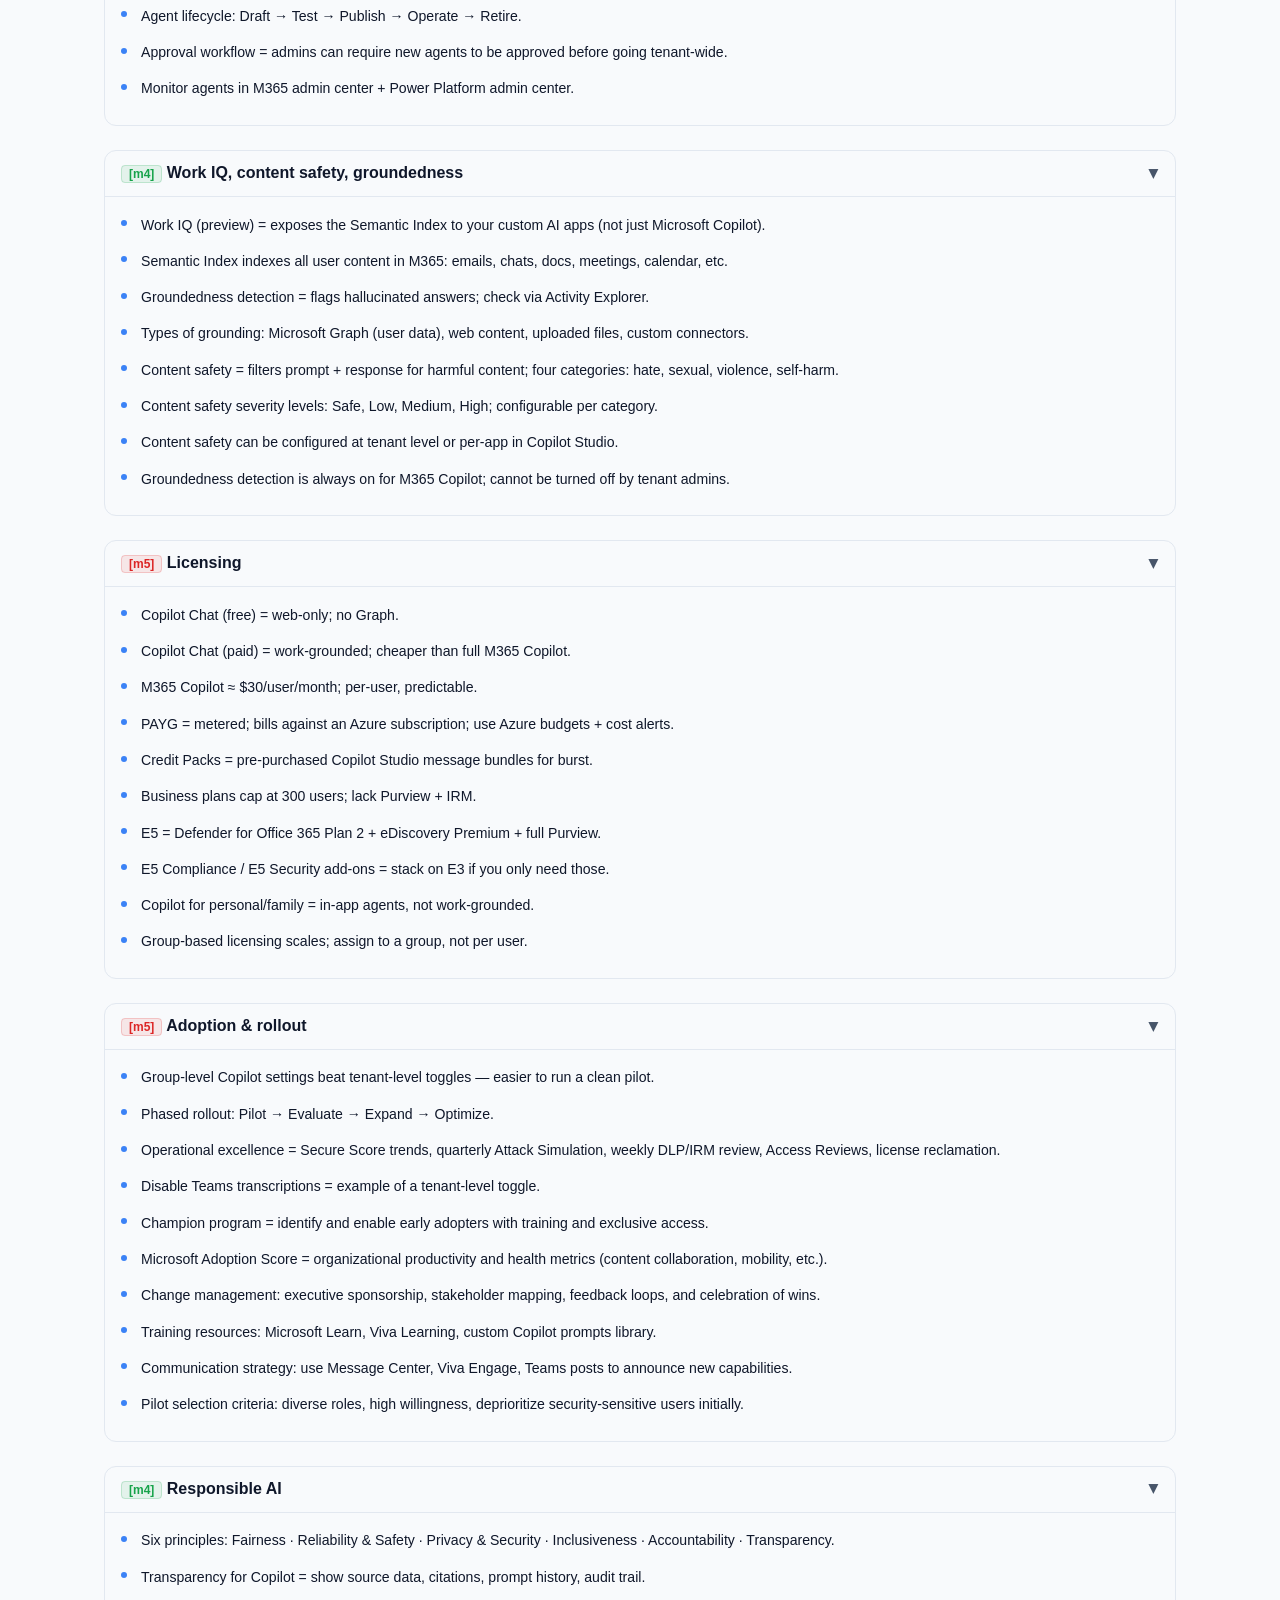
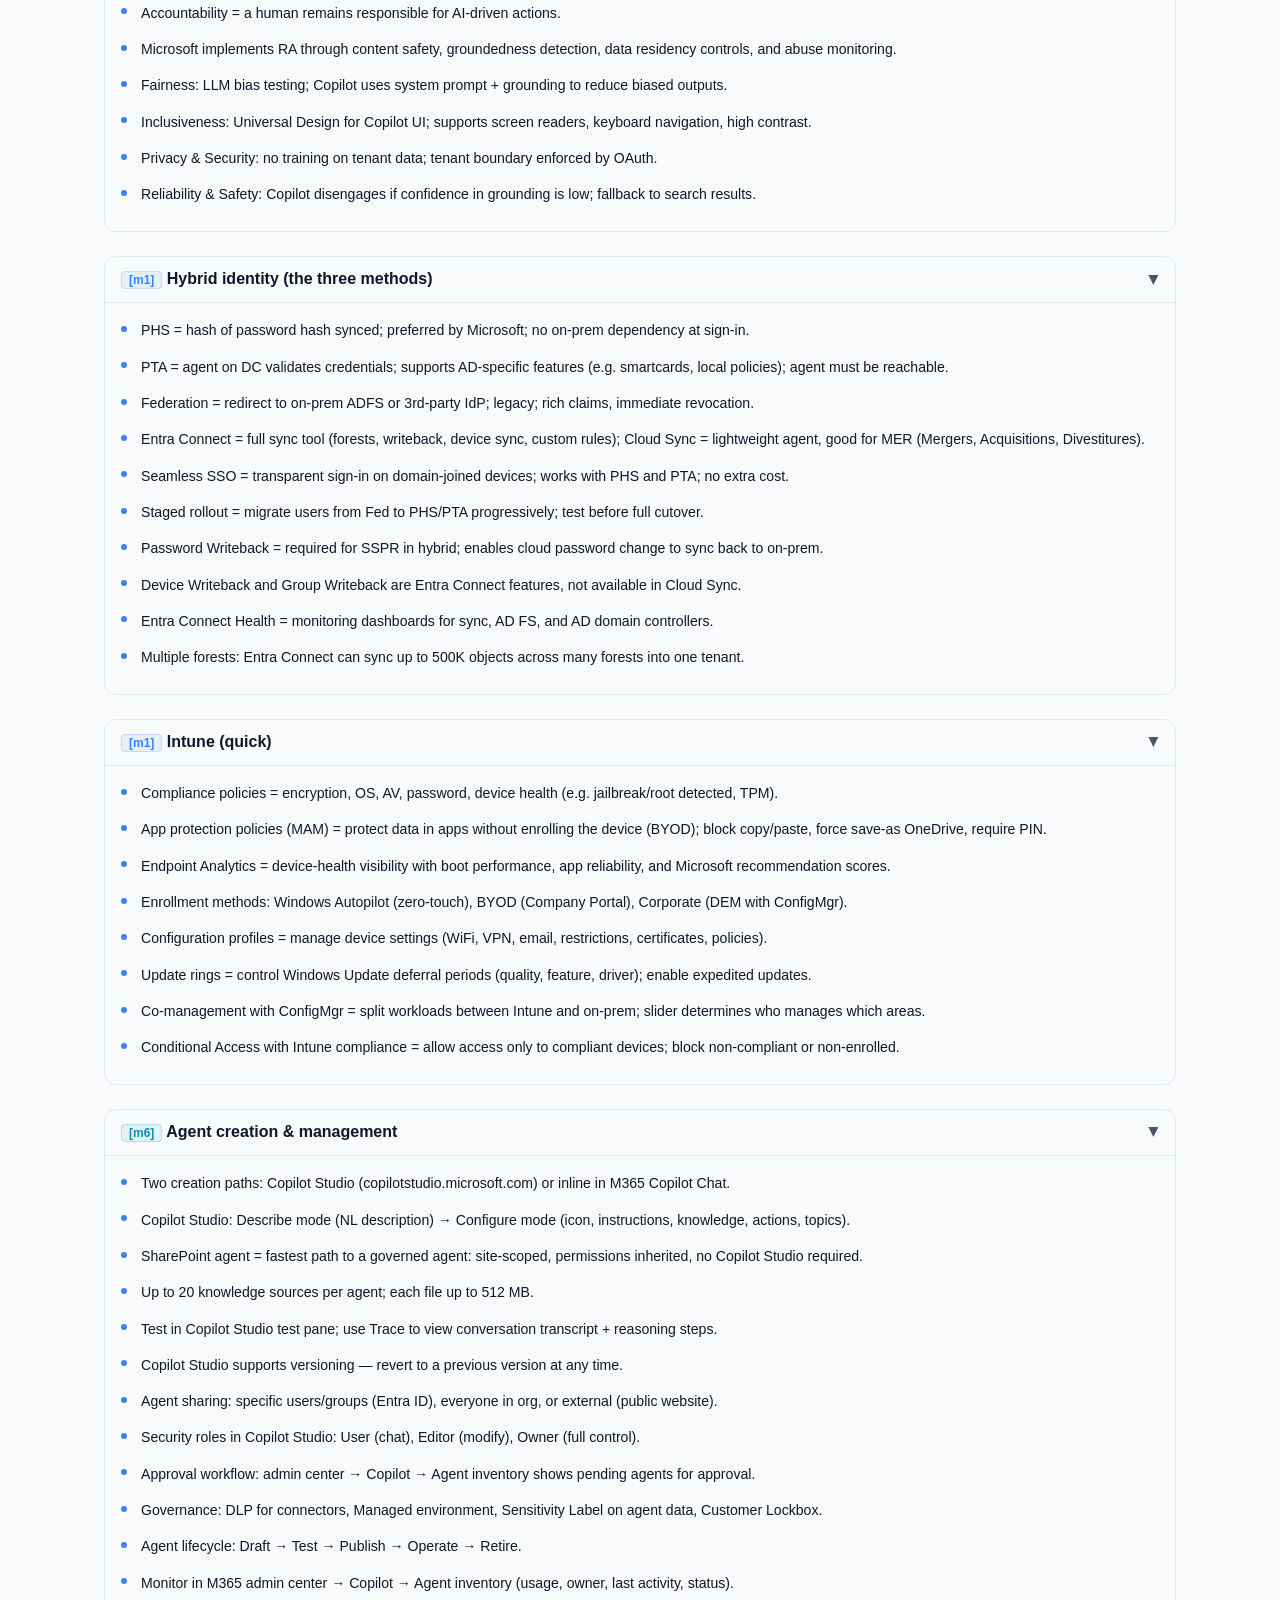
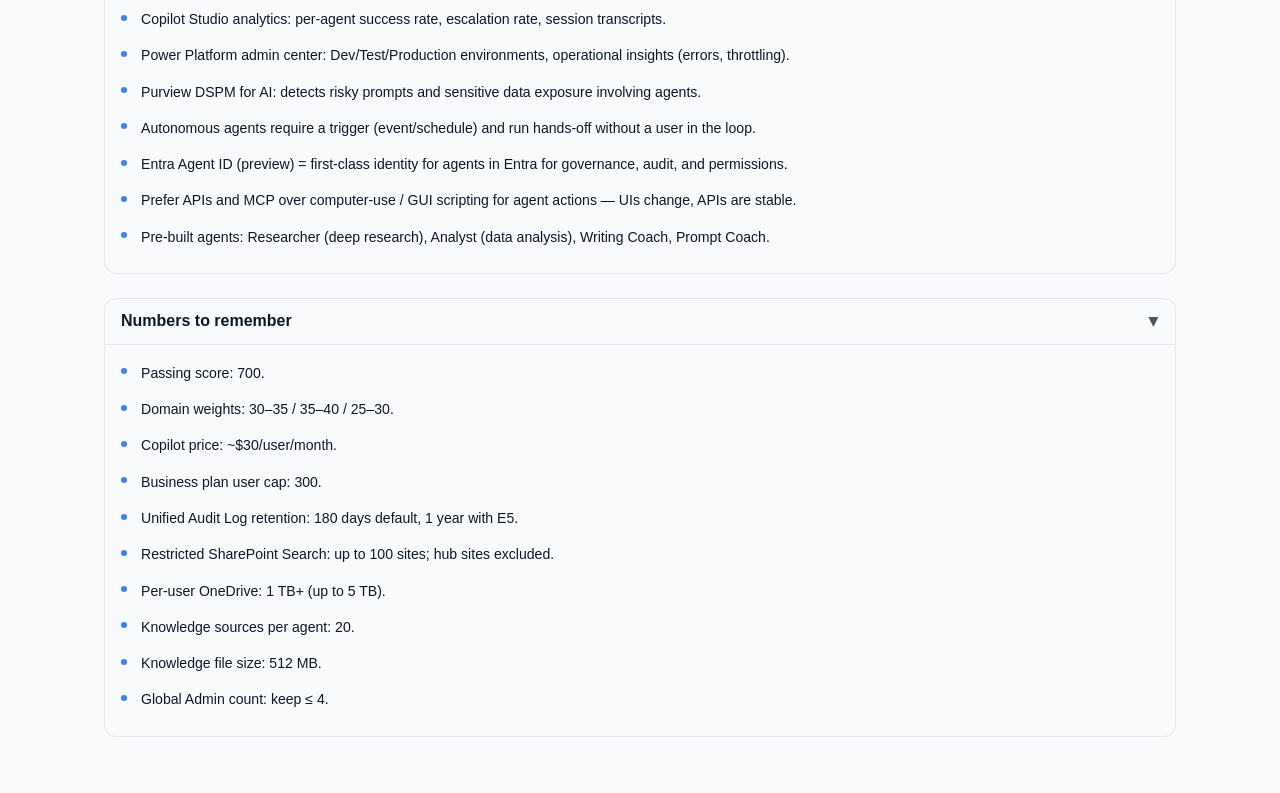
<file: key-pointers.html>
<!DOCTYPE html>
<html lang="sv" data-theme="light">
<head>
  <meta charset="UTF-8">
  <meta name="viewport" content="width=device-width, initial-scale=1.0">
  <title>Key Pointers — AB-900 Study Hub</title>
  <link rel="stylesheet" href="style.css">
  <link rel="icon" href="data:image/svg+xml,<svg xmlns='http://www.w3.org/2000/svg' viewBox='0 0 100 100'><text y='.9em' font-size='90'>📌</text></svg>">
</head>
<body>
  <header class="header">
    <div class="header-inner">
      <a href="index.html" class="header-logo">AB-900 Study Hub</a>
      <button id="hamburger" class="hamburger" aria-label="Menu">☰</button>
      <nav id="nav" class="nav">
        <a href="index.html">Home</a>
        <a href="study-guide.html">Study Guide</a>
        <a href="flashcards.html">Flashcards</a>
        <a href="key-pointers.html" class="active">Key Pointers</a>
        <a href="key-concepts.html">Key Concepts</a>
      </nav>
      <div class="search-box" id="searchBox">
        <span>🔍</span>
        <input id="searchInput" type="text" placeholder="Search all content...">
        <div id="searchResults" class="search-dropdown"></div>
      </div>
      <button id="themeToggle" class="theme-toggle" aria-label="Toggle theme">🌙 Dark</button>
    </div>
  </header>

  <div class="container">
    <h1>Key Pointers</h1>
    <p class="searchable">Quick reference &mdash; all essential AB-900 facts in one place. Study priority: spend ~35&ndash;40% of your prep time on <strong>Domain 2</strong> (data protection &amp; governance).</p>
    <div style="margin-bottom:1.25rem;">
      <select id="moduleFilter" style="padding:0.4rem 0.75rem;border:1px solid var(--border);border-radius:6px;background:var(--bg);color:var(--text);font-size:0.9rem;">
        <option value="">All modules</option>
      </select>
    </div>
    <div id="pointersContent"></div>
  </div>

  <script src="data/modules.js"></script>
  <script src="data/study-guide.js"></script>
  <script src="data/flashcards.js"></script>
  <script src="data/key-pointers.js"></script>
  <script src="data/key-concepts.js"></script>
  <script>
    const keyPointerModuleMap = {
      "zero-trust-identity": "m1",
      "identity-types-entra": "m1",
      "mfa-signin": "m1",
      "conditional-access": "m1",
      "rbac-pim-jea-jit": { main: "m1", also: "m2" },
      "identity-secure-score": "m1",
      "defender-xdr": "m1",
      "m365-core-services": "m2",
      "m365-admin-center": "m2",
      "microsoft-purview": "m3",
      "sharepoint-governance": "m3",
      "m365-copilot": "m4",
      "agents": "m4",
      "work-iq-safety": "m4",
      "licensing": "m5",
      "adoption-rollout": "m5",
      "responsible-ai": "m4",
      "hybrid-identity": "m1",
      "intune": "m1",
      "agent-creation-management": "m6",
      "numbers": null
    };

    function getPointerModuleId(catId) {
      const v = keyPointerModuleMap[catId];
      if (!v) return null;
      if (typeof v === 'string') return v;
      return v.main;
    }

    const container = document.getElementById('pointersContent');
    const moduleFilter = document.getElementById('moduleFilter');
    const fragment = document.createDocumentFragment();

    // Populate module filter
    examDomains.forEach((d, dIdx) => {
      d.modules.forEach(mod => {
        const opt = document.createElement('option');
        opt.value = mod.id;
        opt.textContent = 'Domain ' + (dIdx + 1) + ' (' + d.weight + '): ' + d.shortTitle + ' \u2192 ' + mod.title;
        moduleFilter.appendChild(opt);
      });
    });

    var domainAccentColors = { d1: '#3b82f6', d2: '#d97706', d3: '#16a34a' };

    keyPointerCategories.forEach(function(cat) {
      var modId = getPointerModuleId(cat.id);
      var dom = null;
      if (modId) dom = getDomainForModule(modId);
      var accent = (dom && domainAccentColors[dom.id]) || '#3b82f6';

      var group = document.createElement('div');
      group.className = 'key-pointer-group searchable';
      if (modId) group.dataset.module = modId;

      var header = document.createElement('div');
      header.className = 'key-pointer-group-header';
      header.setAttribute('onclick', 'togglePointerGroup(this)');

      var h2 = document.createElement('h2');
      h2.id = cat.id;
      h2.style.borderLeft = '3px solid ' + accent;
      h2.style.paddingLeft = '0.6rem';
      if (modId) {
        h2.innerHTML = getModuleBadgeHtml(modId) + ' ' + cat.title;
      } else {
        h2.innerHTML = cat.title;
      }

      var chevron = document.createElement('span');
      chevron.className = 'chevron open';
      chevron.textContent = '\u25B6';

      header.appendChild(h2);
      header.appendChild(chevron);

      var body = document.createElement('div');
      body.className = 'key-pointer-group-body open';

      var ul = document.createElement('ul');
      cat.pointers.forEach(function(p) {
        var li = document.createElement('li');
        li.innerHTML = p;
        ul.appendChild(li);
      });
      body.appendChild(ul);

      group.appendChild(header);
      group.appendChild(body);
      fragment.appendChild(group);
    });

    container.appendChild(fragment);

    // Handle hash after rendering
    if (location.hash) {
      var h2 = document.getElementById(location.hash.replace('#',''));
      if (h2) {
        var group = h2.closest('.key-pointer-group');
        if (group) {
          group.querySelector('.key-pointer-group-body').classList.add('open');
          group.querySelector('.chevron').classList.add('open');
        }
        setTimeout(function() { h2.scrollIntoView({ behavior: 'smooth', block: 'start' }); }, 100);
      }
    }

    function applyPointerFilters(q) {
      const modVal = moduleFilter.value;
      document.querySelectorAll('.key-pointer-group').forEach(group => {
        let modMatch = !modVal;
        if (modVal) {
          const groupMod = group.dataset.module;
          if (groupMod === modVal) {
            modMatch = true;
          } else {
            const catId = group.querySelector('h2').id;
            const v = keyPointerModuleMap[catId];
            if (v && typeof v === 'object' && v.main === modVal) modMatch = true;
            if (v && typeof v === 'object' && v.also === modVal) modMatch = true;
          }
        }
        const textMatch = !q || group.textContent.toLowerCase().includes(q);
        group.style.display = (modMatch && textMatch) ? '' : 'none';
      });
    }

    function togglePointerGroup(el) {
      var body = el.nextElementSibling;
      var chevron = el.querySelector('.chevron');
      body.classList.toggle('open');
      chevron.classList.toggle('open');
    }

    moduleFilter.addEventListener('change', function() {
      const input = document.getElementById('searchInput');
      if (input && window.pageSearch) {
        window.pageSearch(input.value.toLowerCase().trim());
      } else {
        applyPointerFilters('');
      }
    });

    window.pageSearch = function(q) {
      applyPointerFilters(q);
    };
  </script>
  <script>
    window.addEventListener('hashchange', function() {
      if (location.hash) {
        var h2 = document.getElementById(location.hash.replace('#',''));
        if (h2) {
          var group = h2.closest('.key-pointer-group');
          if (group) {
            group.querySelector('.key-pointer-group-body').classList.add('open');
            group.querySelector('.chevron').classList.add('open');
          }
          setTimeout(function() { h2.scrollIntoView({ behavior: 'smooth', block: 'start' }); }, 50);
        }
      }
    });
  </script>
  <script src="script.js"></script>
</body>
</html>
</file>
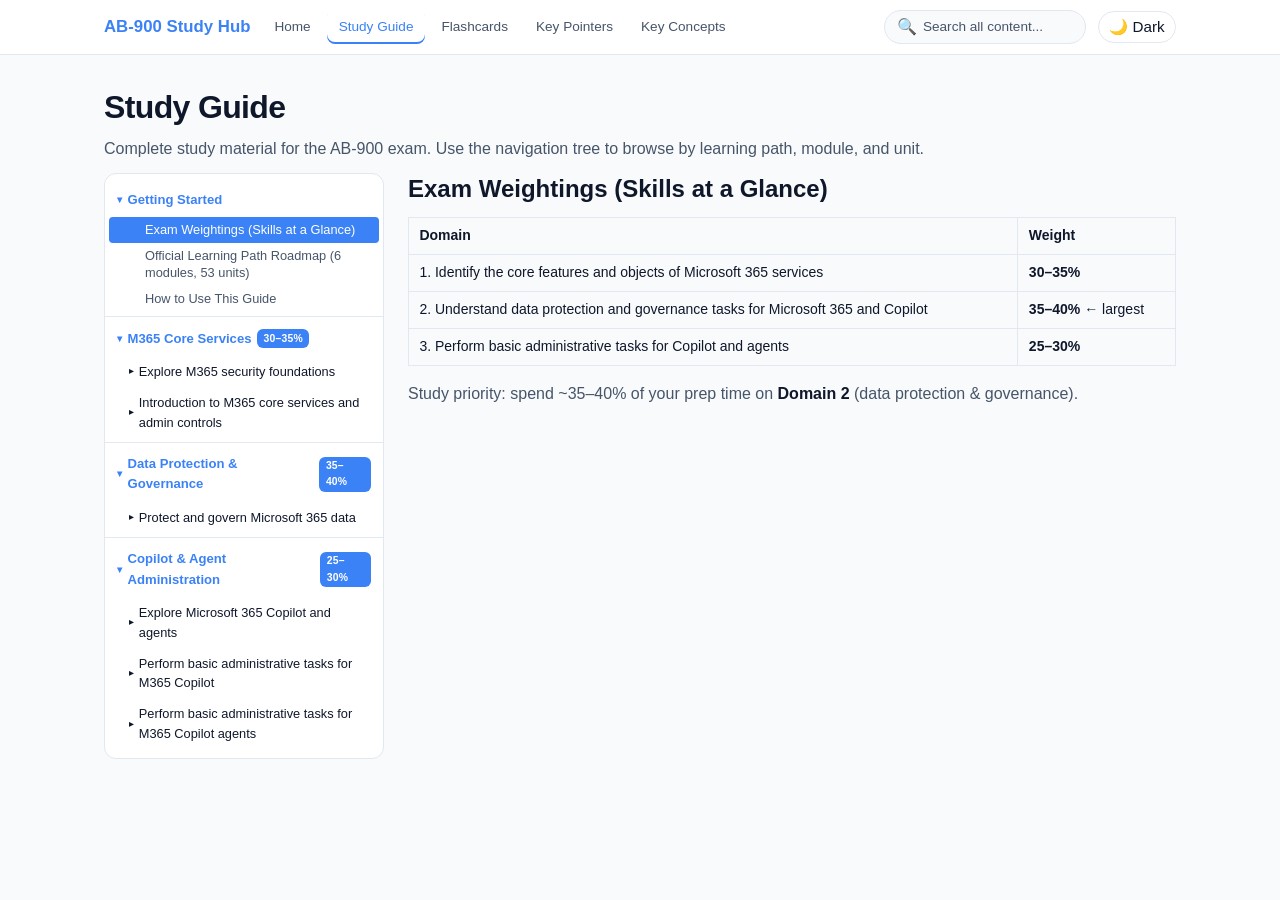
<file: study-guide.html>
<!DOCTYPE html>
<html lang="sv" data-theme="light">
<head>
  <meta charset="UTF-8">
  <meta name="viewport" content="width=device-width, initial-scale=1.0">
  <title>Study Guide — AB-900 Study Hub</title>
  <link rel="stylesheet" href="style.css">
  <link rel="icon" href="data:image/svg+xml,<svg xmlns='http://www.w3.org/2000/svg' viewBox='0 0 100 100'><text y='.9em' font-size='90'>📖</text></svg>">
</head>
<body>
  <header class="header">
    <div class="header-inner">
      <a href="index.html" class="header-logo">AB-900 Study Hub</a>
      <button id="hamburger" class="hamburger" aria-label="Menu">☰</button>
      <nav id="nav" class="nav">
        <a href="index.html">Home</a>
        <a href="study-guide.html" class="active">Study Guide</a>
        <a href="flashcards.html">Flashcards</a>
        <a href="key-pointers.html">Key Pointers</a>
        <a href="key-concepts.html">Key Concepts</a>
      </nav>
      <div class="search-box" id="searchBox">
        <span>🔍</span>
        <input id="searchInput" type="text" placeholder="Search all content...">
        <div id="searchResults" class="search-dropdown"></div>
      </div>
      <button id="themeToggle" class="theme-toggle" aria-label="Toggle theme">🌙 Dark</button>
    </div>
  </header>

  <div class="container">
    <h1>Study Guide</h1>
    <p>Complete study material for the AB-900 exam. Use the navigation tree to browse by learning path, module, and unit.</p>

    <div class="study-guide-layout">
      <aside class="tree-sidebar" id="tree-nav"></aside>
      <main class="content-area" id="content-area"></main>
    </div>
  </div>

  <script src="data/modules.js"></script>
  <script src="data/study-guide.js"></script>
  <script src="data/flashcards.js"></script>
  <script src="data/key-pointers.js"></script>
  <script src="data/key-concepts.js"></script>
  <script>
    document.addEventListener('DOMContentLoaded', () => {
      initTreeNav('tree-nav', 'exam-weightings');
      renderUnit('exam-weightings');
    });
  </script>
  <script src="script.js"></script>
</body>
</html>
</file>
<file: style.css>
*, *::before, *::after { box-sizing: border-box; margin: 0; padding: 0; }
:root {
  --accent: #3b82f6;
  --accent-soft: rgba(59,130,246,0.08);
  --bg: #f8fafc;
  --bg-card: #ffffff;
  --bg-elevated: #f1f5f9;
  --text: #0f172a;
  --text-secondary: #475569;
  --text-tertiary: #94a3b8;
  --border: #e2e8f0;
  --accent-green: #16a34a;
  --accent-red: #ef4444;
  --accent-orange: #d97706;
  --shadow: 0 1px 3px rgba(15,23,42,0.08);
  --shadow-lg: 0 4px 24px rgba(15,23,42,0.10);
  --radius: 8px;
  --radius-lg: 12px;
  --radius-xl: 16px;
  --font: -apple-system, BlinkMacSystemFont, "Segoe UI", Roboto, "Noto Sans", Helvetica, Arial, sans-serif;
  --max-width: 1120px;
}
[data-theme="dark"] {
  --bg: #0f172a;
  --bg-card: #1e293b;
  --bg-elevated: #334155;
  --text: #f1f5f9;
  --text-secondary: #94a3b8;
  --text-tertiary: #64748b;
  --border: #334155;
  --shadow: 0 1px 3px rgba(0,0,0,0.3);
  --shadow-lg: 0 4px 24px rgba(0,0,0,0.4);
  --accent-soft: rgba(96,165,250,0.12);
}

html { scroll-behavior: smooth; }
body { font-family: var(--font); background: var(--bg); color: var(--text); line-height: 1.55; min-height: 100vh; }

a { color: var(--accent); text-decoration: none; font-weight: 500; }
a:hover { text-decoration: underline; }

/* Header */
.header { position: sticky; top: 0; z-index: 100; background: var(--bg-card); border-bottom: 1px solid var(--border); }
.header-inner { max-width: var(--max-width); margin: 0 auto; padding: 0.6rem 1.5rem; display: flex; align-items: center; gap: 0.75rem; }
.header-logo { font-weight: 700; font-size: 1.05rem; color: var(--accent); text-decoration: none; white-space: nowrap; }
.header-logo:hover { text-decoration: none; }
.nav { display: flex; gap: 0.25rem; flex: 1; }
.nav a { padding: 0.4rem 0.75rem; border-radius: var(--radius); text-decoration: none; color: var(--text-secondary); font-size: 0.85rem; font-weight: 500; transition: background 0.15s, color 0.15s; }
.nav a:hover { background: var(--accent-soft); color: var(--accent); text-decoration: none; }
.nav a.active { background: transparent; color: var(--accent); box-shadow: inset 0 -2px 0 var(--accent); }
.search-box { display: flex; align-items: center; gap: 0.4rem; background: var(--bg); border: 1px solid var(--border); border-radius: 20px; padding: 0.25rem 0.75rem; transition: border-color 0.15s; }
.search-box:focus-within { border-color: var(--accent); }
.search-box input { border: none; background: transparent; outline: none; color: var(--text); font-size: 0.85rem; width: 150px; }
.search-box input::placeholder { color: var(--text-secondary); }
.theme-toggle, .icon-btn { background: none; border: 1px solid var(--border); border-radius: 20px; padding: 0.35rem 0.65rem; cursor: pointer; font-size: 0.95rem; color: var(--text); transition: background 0.15s; white-space: nowrap; }
.theme-toggle:hover, .icon-btn:hover { background: var(--accent-soft); }
.hamburger { display: none; background: none; border: none; font-size: 1.5rem; cursor: pointer; color: var(--text); padding: 0.25rem; line-height: 1; }

/* Layout */
.container { max-width: var(--max-width); margin: 0 auto; padding: 2rem 1.5rem; }
.card { background: var(--bg-card); border: 1px solid var(--border); border-radius: var(--radius-lg); padding: 1.25rem; box-shadow: var(--shadow); }
.card + .card { margin-top: 1rem; }
.card-flat { background: transparent; border: none; padding: 0; box-shadow: none; }

/* Typography */
h1 { font-size: 2rem; font-weight: 700; margin-bottom: 0.5rem; line-height: 1.3; letter-spacing: -0.02em; }
h2 { font-size: 1.5rem; font-weight: 600; margin: 1.5rem 0 0.75rem; line-height: 1.3; }
h3 { font-size: 1.15rem; font-weight: 600; margin: 1rem 0 0.5rem; line-height: 1.4; }
h4 { font-size: 1rem; font-weight: 600; margin: 0.75rem 0 0.4rem; }
p { margin-bottom: 0.75rem; color: var(--text-secondary); }
ul, ol { margin-bottom: 0.75rem; padding-left: 1.5rem; color: var(--text-secondary); }
li { margin-bottom: 0.25rem; }
strong { color: var(--text); }

/* Code & Pre */
code { background: var(--bg); padding: 0.15rem 0.35rem; border-radius: 4px; font-size: 0.85em; font-family: "Cascadia Code", "Fira Code", Consolas, monospace; }
pre { background: var(--bg); border: 1px solid var(--border); border-radius: var(--radius); padding: 1rem; overflow-x: auto; font-size: 0.8rem; line-height: 1.5; margin-bottom: 1rem; font-family: "Cascadia Code", "Fira Code", Consolas, monospace; white-space: pre-wrap; word-break: break-word; }
pre code { background: none; padding: 0; font-size: inherit; }

/* Tables */
table { width: 100%; border-collapse: collapse; margin-bottom: 1rem; font-size: 0.875rem; }
th, td { border: 1px solid var(--border); padding: 0.45rem 0.65rem; text-align: left; }
th { background: var(--bg); font-weight: 600; }
tr:hover { background: var(--accent-soft); }

/* Collapsible sections */
.collapsible-header { cursor: pointer; display: flex; justify-content: space-between; align-items: center; padding: 0.5rem 0; user-select: none; border-radius: var(--radius); }
.collapsible-header:hover { color: var(--accent); }
.collapsible-header h3, .collapsible-header h4 { margin: 0; }
.chevron { font-size: 0.75rem; color: var(--text-secondary); transition: transform 0.2s; }
.collapsible-body { overflow: hidden; max-height: 0; transition: max-height 0.3s ease; }
.collapsible-body.open { max-height: none; }
.collapsible-body > :first-child { padding-top: 0.5rem; }

/* Dashboard */
.hero { padding: 3rem 1rem; display: flex; justify-content: center; }
.hero-card { max-width: 700px; width: 100%; background: rgba(255,255,255,0.7); backdrop-filter: blur(16px); -webkit-backdrop-filter: blur(16px); border: 1px solid rgba(255,255,255,0.2); border-radius: var(--radius-xl); padding: 2.5rem 2rem; text-align: center; box-shadow: 0 8px 32px rgba(15,23,42,0.08); }
[data-theme="dark"] .hero-card { background: rgba(15,23,42,0.6); border-color: rgba(255,255,255,0.08); box-shadow: 0 8px 32px rgba(0,0,0,0.3); }
.hero-card h1 { font-size: 2.25rem; letter-spacing: -0.03em; margin-bottom: 0.5rem; }
.hero-sub { font-size: 1.05rem; max-width: 550px; margin: 0.5rem auto 0; color: var(--text-secondary); }
.hero-tags { display: flex; gap: 0.5rem; justify-content: center; flex-wrap: wrap; margin-top: 1rem; }
.tag { display: inline-block; padding: 0.25rem 0.8rem; border-radius: 20px; font-size: 0.8rem; font-weight: 500; color: #fff; }
.tag-blue { background: var(--accent); }
.tag-orange { background: var(--accent-orange); }
.tag-green { background: var(--accent-green); }

.section-grid { display: grid; grid-template-columns: repeat(auto-fit, minmax(220px, 1fr)); gap: 1rem; margin-top: 1.5rem; align-items: stretch; }
.modules-section .section-grid { display: flex; flex-wrap: wrap; }
.modules-section .section-grid > * { flex: 1; min-width: 220px; }
.section-card { display: block; background: var(--bg-card); border: 1px solid var(--border); border-radius: var(--radius-lg); padding: 1.5rem; text-decoration: none; color: var(--text); transition: transform 0.15s, box-shadow 0.15s; }
.section-card:hover { transform: translateY(-4px); box-shadow: var(--shadow-lg); text-decoration: none; }
[data-theme="dark"] .section-card:hover { box-shadow: 0 8px 28px rgba(0,0,0,0.35); }
.section-card .icon { font-size: 2rem; margin-bottom: 0.5rem; }
.section-card h3 { margin: 0 0 0.35rem; }
.section-card p { font-size: 0.85rem; margin: 0; color: var(--text-secondary); }

/* Study Guide */
.section-header { border-left: 3px solid var(--accent); padding-left: 0.75rem; margin-top: 0; }
.key-concepts-box { background: var(--bg); border: 1px solid var(--border); border-radius: var(--radius); padding: 1rem; margin-top: 1rem; }
.key-concepts-box h3 { margin-top: 0; font-size: 1rem; }
.concept-tag { display: inline-block; background: var(--accent); color: #fff; padding: 0.1rem 0.5rem; border-radius: 12px; font-size: 0.75rem; margin: 0.15rem; white-space: nowrap; }

/* Tree Nav Sidebar */
.study-guide-layout { display: flex; gap: 1.5rem; align-items: flex-start; }
.tree-sidebar { width: 280px; flex-shrink: 0; position: sticky; top: 4.5rem; max-height: calc(100vh - 5.5rem); overflow-y: auto; background: var(--bg-card); border: 1px solid var(--border); border-radius: var(--radius-lg); padding: 0.5rem 0; }
.tree-nav { font-size: 0.82rem; }
.tree-section + .tree-section { border-top: 1px solid var(--border); margin-top: 0.25rem; padding-top: 0.25rem; }
.tree-section-title { padding: 0.45rem 0.75rem; cursor: pointer; font-weight: 600; color: var(--accent); display: flex; align-items: center; gap: 0.35rem; user-select: none; }
.tree-section-title::before { content: "▾"; font-size: 0.65rem; transition: transform 0.2s; }
.tree-section-title.collapsed::before { content: "▸"; }
.tree-section-title:hover { background: var(--accent-soft); }
.tree-module-title { padding: 0.35rem 0.75rem 0.35rem 1.5rem; cursor: pointer; font-weight: 500; color: var(--text); display: flex; align-items: center; gap: 0.3rem; user-select: none; font-size: 0.8rem; }
.tree-module-title::before { content: "▾"; font-size: 0.6rem; transition: transform 0.2s; }
.tree-module-title.collapsed::before { content: "▸"; }
.tree-module-title:hover { background: var(--accent-soft); }
.tree-children { overflow: hidden; transition: max-height 0.25s ease; max-height: 2000px; }
.tree-children.collapsed { max-height: 0; }
.tree-item { padding: 0.3rem 0.75rem 0.3rem 2.25rem; cursor: pointer; color: var(--text-secondary); border-radius: 4px; margin: 0 0.25rem; transition: background 0.1s, color 0.1s; font-size: 0.8rem; line-height: 1.3; word-break: break-word; }
.tree-item:hover { background: var(--accent-soft); color: var(--accent); }
.tree-item.selected { background: var(--accent); color: #fff; font-weight: 500; }

/* Content area */
.content-area { flex: 1; min-width: 0; }
.content-area h2 { margin-top: 0; }
.content-area .breadcrumb { font-size: 0.8rem; color: var(--text-secondary); margin-bottom: 0.5rem; }
.content-area .exam-tips { margin-top: 1.5rem; padding: 1rem; background: rgba(245,158,11,0.1); border: 1px solid var(--accent-orange); border-radius: var(--radius); }
.content-area .exam-tips h3 { margin-top: 0; font-size: 1rem; color: var(--accent-orange); }
.content-area .key-concepts { margin-top: 1rem; padding: 1rem; background: var(--accent-soft); border: 1px solid var(--accent); border-radius: var(--radius); }
.content-area .key-concepts h3 { margin-top: 0; font-size: 1rem; color: var(--accent); }
.search-no-results { text-align: center; padding: 2rem; color: var(--text-secondary); font-size: 1.1rem; }

/* Flashcards — 3D flip card */
.flashcard-wrap { max-width: 640px; margin: 0 auto; perspective: 1200px; }
.flashcard-3d { position: relative; width: 100%; min-height: 320px; cursor: pointer; transform-style: preserve-3d; transition: transform 0.5s cubic-bezier(0.4, 0.0, 0.2, 1); }
.flashcard-3d.flipped { transform: rotateY(180deg); }

.flashcard-face { position: absolute; inset: 0; backface-visibility: hidden; -webkit-backface-visibility: hidden; border-radius: var(--radius-xl); padding: 2rem; display: flex; flex-direction: column; border: 1px solid var(--border); background: var(--bg-card); box-shadow: 0 2px 8px rgba(0,0,0,0.08), 0 1px 2px rgba(0,0,0,0.06); }
[data-theme="dark"] .flashcard-face { box-shadow: 0 2px 12px rgba(0,0,0,0.3), 0 1px 3px rgba(0,0,0,0.2); }

.flashcard-front { z-index: 2; }
.flashcard-back { transform: rotateY(180deg); }

.card-category { font-size: 0.8rem; font-weight: 600; color: var(--accent); margin-bottom: 0.35rem; display: flex; align-items: center; gap: 0.4rem; }
.card-question { flex: 1; font-size: 1.15rem; font-weight: 600; line-height: 1.6; margin: 0.75rem 0; color: var(--text); }
.card-answer { flex: 1; font-size: 1.05rem; line-height: 1.7; margin: 0.5rem 0; color: var(--text); }
.card-explanation { margin-top: 0.75rem; padding: 0.75rem 1rem; background: var(--bg); border-radius: var(--radius); font-size: 0.9rem; color: var(--text-secondary); }
.card-explanation strong { color: var(--accent); }
.card-ref { font-size: 0.8rem; color: var(--text-secondary); margin-top: 0.5rem; }
.card-ref a { color: var(--accent); text-decoration: none; }
.card-ref a:hover { text-decoration: underline; }

.card-flip-prompt { margin-top: auto; padding-top: 0.75rem; font-size: 0.75rem; color: var(--text-secondary); text-align: center; letter-spacing: 0.02em; opacity: 0.7; }

/* Controls */
.flashcard-controls { display: flex; gap: 0.5rem; flex-wrap: wrap; justify-content: center; }
.flashcard-controls select, .flashcard-controls button { padding: 0.4rem 0.9rem; border: 1px solid var(--border); border-radius: 20px; background: var(--bg-card); color: var(--text); font-size: 0.85rem; cursor: pointer; transition: border-color 0.15s, background 0.15s; }
.flashcard-controls select:hover, .flashcard-controls button:hover { border-color: var(--accent); background: var(--accent-soft); }

/* Navigation */
.flashcard-nav { max-width: 640px; margin: 1.25rem auto 0; display: flex; align-items: center; justify-content: space-between; gap: 0.75rem; }
.flashcard-nav button { min-width: 120px; padding: 0.5rem 1rem; border: 1px solid var(--border); border-radius: 20px; background: var(--bg-card); color: var(--text); font-size: 0.9rem; cursor: pointer; transition: border-color 0.15s, background 0.15s; }
.flashcard-nav button:hover:not(:disabled) { border-color: var(--accent); background: var(--accent-soft); }
.flashcard-nav button:disabled { opacity: 0.4; cursor: default; background: var(--bg-card); }
.card-progress { font-size: 1.1rem; font-weight: 600; color: var(--accent); text-align: center; }
.card-progress #progressCurrent, .card-progress #progressTotal { min-width: 2ch; display: inline-block; }
.progress-label { display: block; font-size: 0.75rem; font-weight: 400; color: var(--text-secondary); }

/* Card counter */
.card-counter { text-align: center; color: var(--text-secondary); font-size: 0.85rem; margin-bottom: 0.75rem; }

/* Show Answers panel */
.show-answers-panel { background: var(--bg); border: 1px solid var(--border); border-radius: var(--radius); padding: 1.5rem; margin-top: 2rem; display: none; }
.show-answers-panel.open { display: block; }
.show-answers-panel h2 { margin-top: 0; }
.show-answers-item { padding: 0.75rem 0; border-bottom: 1px solid var(--border); }
.show-answers-item:last-child { border-bottom: none; }
.show-answers-item q { font-weight: 600; display: block; margin-bottom: 0.25rem; font-style: italic; }
.show-answers-item .answer { color: var(--accent); font-weight: 500; }
.show-answers-item .explanation { font-size: 0.85rem; color: var(--text-secondary); margin-top: 0.25rem; }

/* Key Pointers */
.key-pointer-group { margin-bottom: 1.5rem; border: 1px solid var(--border); border-radius: var(--radius-lg); overflow: hidden; }
.key-pointer-group-header { cursor: pointer; display: flex; justify-content: space-between; align-items: center; padding: 0.75rem 1rem; user-select: none; border-bottom: 1px solid var(--border); }
.key-pointer-group-header h2 { margin: 0; font-size: 1rem; border: none !important; padding: 0 !important; }
.key-pointer-group-header .chevron { transition: transform 0.2s; font-size: 0.8rem; }
.key-pointer-group-header .chevron.open { transform: rotate(90deg); }
.key-pointer-group-body { overflow: hidden; max-height: 0; transition: max-height 0.25s ease; }
.key-pointer-group-body.open { max-height: none; }
.key-pointer-group-body ul { list-style: none; padding: 0.75rem 1rem 1rem; margin: 0; }
.key-pointer-group-body li { padding: 0.35rem 0; padding-left: 1.25rem; position: relative; font-size: 0.88rem; color: var(--text); line-height: 1.5; }
.key-pointer-group-body li::before { content: ""; position: absolute; left: 0; top: 0.7rem; width: 6px; height: 6px; background: var(--accent); border-radius: 50%; }

/* Search highlight */
.search-highlight { background: var(--highlight-bg, rgba(245,158,11,0.3)); padding: 0.1rem 0.15rem; border-radius: 2px; }

/* Print */
@media print {
  .header { display: none; }
  body { background: #fff; color: #000; }
  .card { border: none; box-shadow: none; padding: 0.5rem 0; }
  .card + .card { margin-top: 0; }
  .collapsible-body { max-height: none !important; }
  .chevron { display: none; }
  .flashcard-3d { min-height: auto; transform: none !important; }
  .flashcard-face { position: relative; box-shadow: none; backface-visibility: visible !important; }
  .flashcard-back { display: none; }
  .flashcard-3d.flipped .flashcard-front { display: none; }
  .flashcard-3d.flipped .flashcard-back { display: block; transform: none; }
  
  .key-pointer-group li::before { background: var(--accent); }
}

/* Custom scrollbar */
.tree-sidebar::-webkit-scrollbar { width: 6px; }
.tree-sidebar::-webkit-scrollbar-track { background: transparent; }
.tree-sidebar::-webkit-scrollbar-thumb { background: var(--border); border-radius: 3px; }
.search-dropdown::-webkit-scrollbar { width: 6px; }
.search-dropdown::-webkit-scrollbar-track { background: transparent; }
.search-dropdown::-webkit-scrollbar-thumb { background: var(--border); border-radius: 3px; }

/* Responsive */
@media (max-width: 768px) {
  .header-inner { gap: 0.5rem; padding: 0.6rem 0.75rem; }
  .header-logo { font-size: 0.95rem; }
  .nav { display: none; position: absolute; top: 100%; left: 0; right: 0; background: var(--bg-card); flex-direction: column; padding: 0.5rem; border-bottom: 1px solid var(--border); box-shadow: var(--shadow); }
  .nav.open { display: flex; }
  .nav a { padding: 0.5rem 0.75rem; }
  .hamburger { display: block; }
  .search-box input { width: 100px; }
  .hero-card { padding: 2rem 1.5rem; }
  .hero-card h1 { font-size: 1.5rem; }
  .hero p { font-size: 0.95rem; }
  .container { padding: 1rem 0.75rem; }
  h1 { font-size: 1.4rem; }
  .domain-grid { grid-template-columns: 1fr; }
  .section-grid { grid-template-columns: 1fr; }
  pre { font-size: 0.7rem; }
  .study-guide-layout { flex-direction: column; }
  .tree-sidebar { width: 100%; position: static; max-height: none; }
  .tree-sidebar.collapsed .tree-children { display: none; }
}

@media (max-width: 428px) {
  .header-inner { padding: 0.5rem 0.5rem; gap: 0.35rem; }
  .nav a { padding: 0.6rem 0.75rem; font-size: 0.95rem; }
  .hero-card { padding: 1.5rem 1.25rem; }
  .hero-card h1 { font-size: 1.3rem; }
  .domain-card { padding: 1rem; }
  .hero { padding: 1.5rem 0.75rem 1.25rem; }
  .domain-icon { font-size: 1.6rem; }
  .section-card { padding: 1rem; }
  .concept-grid { grid-template-columns: 1fr; }
  .concept-domain-header { padding: 0.6rem 0.75rem; }
  .concept-domain-header h2 { font-size: 0.9rem; }
  .concept-grid { padding: 0.5rem 0.6rem 0.75rem; }
  .key-pointer-group-header { padding: 0.6rem 0.75rem; }
  .key-pointer-group-header h2 { font-size: 0.9rem; }
  .key-pointer-group-body ul { padding: 0.5rem 0.6rem 0.75rem; }
  .key-pointer-group-body li { font-size: 0.82rem; }
  .flashcard-controls { flex-direction: column; align-items: stretch; }
  .flashcard-controls select, .flashcard-controls button { width: 100%; }
  .flashcard-nav { flex-direction: column; gap: 0.5rem; }
  .flashcard-nav button { width: 100%; }
  .flashcard-face { padding: 1.25rem; }
  .flashcard-3d { min-height: 250px; }
  .study-guide-layout { flex-direction: column; }
  .tree-sidebar { width: 100%; position: static; max-height: none; }
  .content-area { padding: 0; }
  .search-box input { width: 0; padding: 0; border: none; }
  .search-box.mobile-open { position: absolute; right: 0.5rem; top: 0.5rem; z-index: 300; background: var(--bg-card); padding: 0.4rem 0.65rem; box-shadow: 0 2px 12px rgba(0,0,0,0.15); }
  .search-box.mobile-open input { display: block; width: 160px; padding: 0.2rem 0; }
  #moduleFilter { width: 100%; }
  .search-dropdown { left: 0; right: 0; min-width: 0; width: 100%; }
  table { font-size: 0.75rem; }
  th, td { padding: 0.3rem 0.4rem; word-break: break-word; }
  .module-card { font-size: 0.8rem; padding: 0.4rem 0.5rem; }
  .domain-module-group { padding: 0.75rem; }
  .pill-link { font-size: 0.8rem; padding: 0.35rem 0.75rem; }
  .section-grid > * { min-width: 100%; }
}

/* Weight badge for tree nav domain headers */
.weight-badge { font-size: 0.65rem; background: var(--accent); color: #fff; padding: 0.1rem 0.4rem; border-radius: 6px; font-weight: 600; letter-spacing: 0.02em; }

/* Domain cards v2 */
.domain-grid { display: grid; grid-template-columns: repeat(auto-fit, minmax(280px, 1fr)); gap: 1.25rem; margin-top: 1.25rem; }
.domain-card { background: var(--bg-card); border: 1px solid var(--border); border-radius: var(--radius-lg); padding: 1.5rem; display: flex; flex-direction: column; align-items: center; text-align: center; transition: transform 0.15s, box-shadow 0.15s; }
.domain-card:hover { transform: translateY(-4px); box-shadow: var(--shadow-lg); }
[data-theme="dark"] .domain-card:hover { box-shadow: 0 8px 28px rgba(0,0,0,0.35); }
.domain-icon { font-size: 2rem; margin-bottom: 0.5rem; }
.domain-card h3 { margin: 0 0 0.35rem; font-size: 1.25rem; }
.domain-title { font-size: 0.85rem; color: var(--text-secondary); margin-bottom: 0.75rem; line-height: 1.4; min-height: 2.4em; }
.domain-bar { height: 6px; width: 100%; max-width: 200px; background: var(--bg); border-radius: 3px; overflow: hidden; margin: 0.5rem 0 0.35rem; }
.domain-bar-fill { height: 100%; border-radius: 3px; transition: width 0.5s; }
.domain-weight { font-size: 0.8rem; font-weight: 600; color: var(--text); }
.domain-modules { font-size: 0.75rem; color: var(--text-secondary); margin-top: 0.15rem; }

/* Section card with CTA */
.section-card .card-cta { display: inline-block; margin-top: 0.75rem; font-size: 0.82rem; font-weight: 600; color: var(--accent); }
.section-card:hover .card-cta { text-decoration: underline; }

/* Pill links */
.pill-group { display: flex; gap: 0.6rem; flex-wrap: wrap; margin-top: 0.75rem; }
.pill-link { display: inline-block; padding: 0.4rem 1rem; background: var(--bg-card); border: 1px solid var(--border); border-radius: 20px; font-size: 0.85rem; color: var(--text); transition: background 0.15s, border-color 0.15s; text-decoration: none; }
.pill-link:hover { background: var(--accent-soft); border-color: var(--accent); color: var(--accent); text-decoration: none; }

/* Domain module group on home */
.domain-module-group { background: var(--bg-card); border: 1px solid var(--border); border-radius: var(--radius-lg); padding: 1.25rem; display: flex; flex-direction: column; }
.domain-module-group { justify-content: space-between; }
.domain-module-header { margin: 0 0 0.75rem; font-size: 0.95rem; display: flex; align-items: center; gap: 0.5rem; }
.module-card { display: flex; align-items: center; gap: 0.5rem; padding: 0.5rem 0.65rem; border-radius: var(--radius); text-decoration: none; color: var(--text); font-size: 0.85rem; transition: transform 0.15s, background 0.15s; }
.module-card:hover { background: var(--accent-soft); transform: translateX(3px); text-decoration: none; }
.module-card .module-count { margin-left: auto; font-size: 0.75rem; color: var(--text-secondary); white-space: nowrap; }
.domain-module-group + .domain-module-group { margin-top: 1rem; }

/* Search dropdown overlay */
.search-box { position: relative; }
.search-dropdown { display: none; position: absolute; top: 100%; right: 0; left: 0; min-width: 360px; margin-top: 4px; background: var(--bg-card); border: 1px solid var(--border); border-radius: var(--radius-lg); box-shadow: 0 8px 24px rgba(0,0,0,0.12); max-height: 400px; overflow-y: auto; z-index: 200; }
[data-theme="dark"] .search-dropdown { box-shadow: 0 8px 24px rgba(0,0,0,0.4); }
.search-dropdown.open { display: block; }
.search-dropdown-group { padding: 0.5rem 0; }
.search-dropdown-group + .search-dropdown-group { border-top: 1px solid var(--border); }
.search-dropdown-label { padding: 0.25rem 0.75rem; font-size: 0.7rem; font-weight: 600; text-transform: uppercase; letter-spacing: 0.05em; color: var(--text-secondary); }
.search-dropdown-item { display: flex; align-items: baseline; gap: 0.35rem; padding: 0.35rem 0.75rem; cursor: pointer; font-size: 0.82rem; color: var(--text); transition: background 0.1s; text-decoration: none; }
.search-dropdown-item:hover { background: var(--accent-soft); text-decoration: none; }
.search-dropdown-item .match-text { color: var(--text-secondary); font-size: 0.78rem; overflow: hidden; text-overflow: ellipsis; white-space: nowrap; flex: 1; }
.search-dropdown-item .match-source { font-size: 0.65rem; color: var(--accent); font-weight: 500; white-space: nowrap; }
.search-dropdown-empty { padding: 1rem; text-align: center; color: var(--text-secondary); font-size: 0.85rem; }

/* Section spacing on home */
.domains-section, .materials-section, .quicklinks-section, .modules-section { margin-bottom: 2.5rem; }
.domains-section h2, .materials-section h2, .quicklinks-section h2, .modules-section h2 { margin-bottom: 0; }

/* Key Concepts page */
.concept-domain { margin-bottom: 1.5rem; border: 1px solid var(--border); border-radius: var(--radius-lg); overflow: hidden; }
.concept-domain-header { cursor: pointer; display: flex; justify-content: space-between; align-items: center; padding: 0.75rem 1rem; user-select: none; border-bottom: 1px solid var(--border); }
.concept-domain-header h2 { margin: 0; font-size: 1rem; }
.concept-domain-header .chevron { transition: transform 0.2s; font-size: 0.8rem; }
.concept-domain-header .chevron.open { transform: rotate(90deg); }
.concept-domain-body { overflow: hidden; max-height: 0; transition: max-height 0.25s ease; }
.concept-domain-body.open { max-height: none; }
.concept-grid { display: grid; grid-template-columns: repeat(auto-fill, minmax(300px, 1fr)); gap: 0.75rem; padding: 0.75rem 1rem 1rem; }
.concept-card { background: var(--bg-card); border: 1px solid var(--border); border-radius: var(--radius-lg); padding: 0.75rem 1rem; transition: transform 0.15s, box-shadow 0.15s; }
.concept-card:hover { transform: translateY(-3px); box-shadow: var(--shadow-lg); }
[data-theme="dark"] .concept-card:hover { box-shadow: 0 8px 28px rgba(0,0,0,0.35); }
.concept-term { font-weight: 600; font-size: 0.88rem; margin-bottom: 0.15rem; }
.concept-expl { font-size: 0.82rem; color: var(--text-secondary); line-height: 1.45; }
</file>
